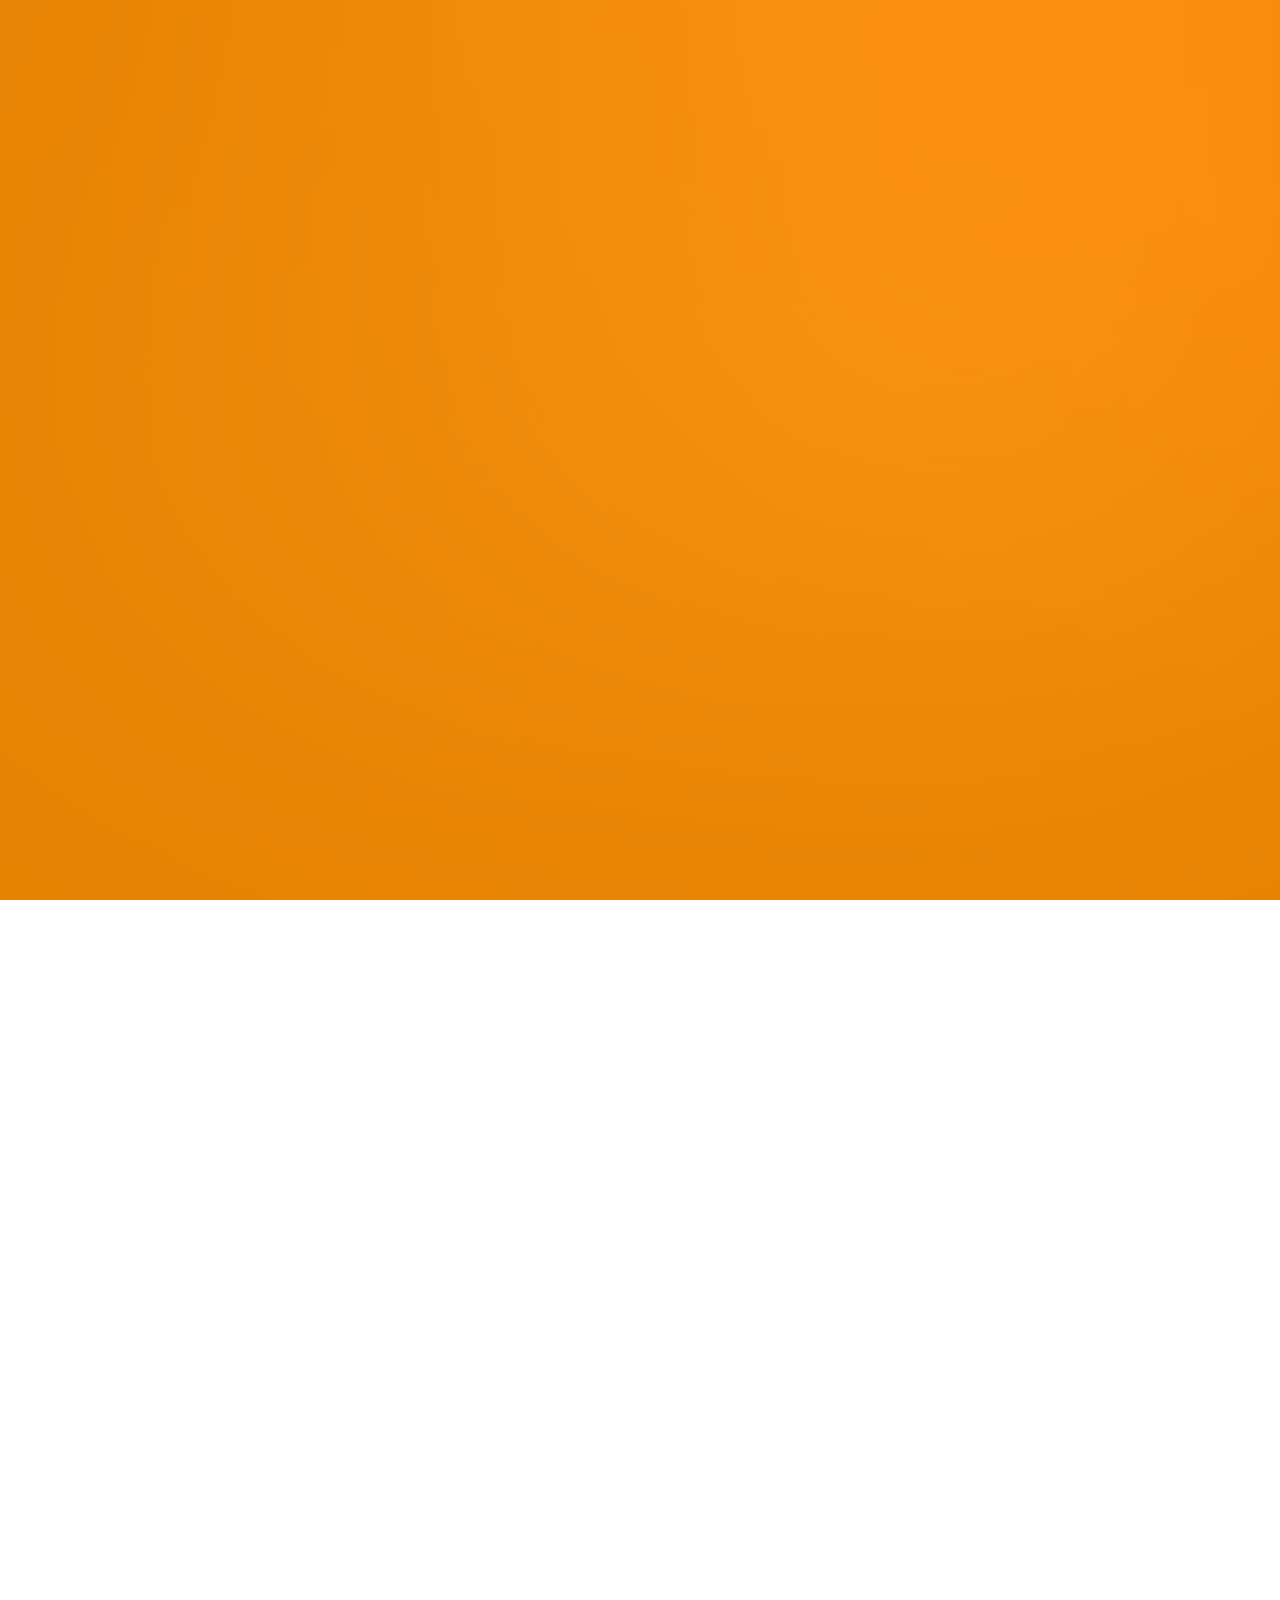
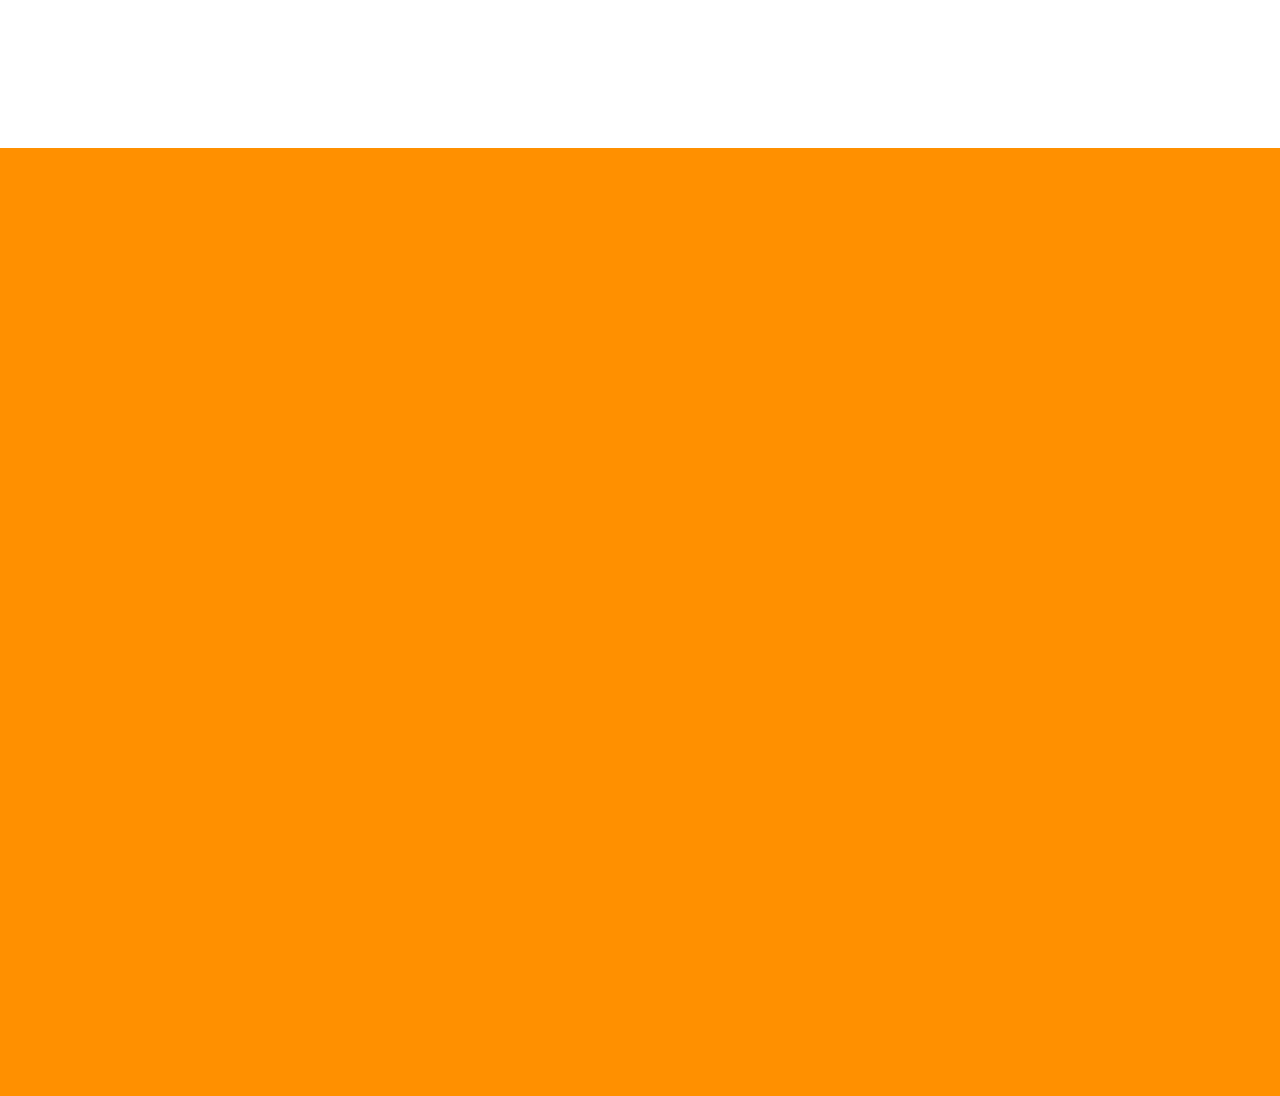
<file: index.html>
<!DOCTYPE HTML>
<html>
	<head>
	<meta charset="utf-8">
	<meta http-equiv="X-UA-Compatible" content="IE=edge">
	<title>Hey 👋</title>
	<meta name="viewport" content="width=device-width, initial-scale=1">

	<link href="https://fonts.googleapis.com/css?family=Space+Mono" rel="stylesheet">
	<link href="https://fonts.googleapis.com/css?family=Kaushan+Script" rel="stylesheet">
	
	<!-- Animate.css -->
	<link rel="stylesheet" href="css/animate.css">
	<!-- Icomoon Icon Fonts-->
	<link rel="stylesheet" href="css/icomoon.css">
	<!-- Bootstrap  -->
	<link rel="stylesheet" href="css/bootstrap.css">

	<!-- Theme style  -->
	<link rel="stylesheet" href="css/style.css">

	<!-- Modernizr JS -->
	<script src="js/modernizr-2.6.2.min.js"></script>
	</head>
	<body>
	<div class="fh5co-loader"></div>
	
	<div id="page">	
	<header id="fh5co-header" class="fh5co-cover js-fullheight" role="banner" style="background-image:url(images/cover_bg_3.jpg);" data-stellar-background-ratio="0.5">
		<div class="overlay"></div>
		<div class="container">
			<div class="row">
				<div class="col-md-8 col-md-offset-2 text-center">
					<div class="display-t js-fullheight">
						<div class="display-tc js-fullheight animate-box" data-animate-effect="fadeIn">
							<div class="profile-thumb" style="background: url(images/user-3.png);"></div>
							<h1><span>John Ellie Go</span></h1>
							<h3><span>Sr. iOS Developer</span></h3>
							<p>
								<ul class="fh5co-social-icons">
									<li><a href="https://github.com/jangoes" target="_blank"><i class="icon-github2"></i></a></li>
									<li><a href="https://www.facebook.com/profile.php?id=100000046306094" target="_blank"><i class="icon-facebook2"></i></a></li>
									<li><a href="https://www.linkedin.com/in/johng07/" target="_blank"><i class="icon-linkedin2"></i></a></li>
								</ul>
							</p>
						</div>
					</div>
				</div>
			</div>
		</div>
	</header>

	<div id="fh5co-skills" class="animate-box">
		<div class="container">
			<div class="row">
				<div class="col-md-8 col-md-offset-2 text-center fh5co-heading">
					<h2>Primary Skills</h2>
				</div>
			</div>
			<div class="row row-pb-md">
				<div class="col-md-3 col-sm-6 col-xs-12 text-center">
					<div class="chart" data-percent="95"><span><strong>Swift</strong>95%</span></div>
				</div>
				<div class="col-md-3 col-sm-6 col-xs-12 text-center">
					<div class="chart" data-percent="90"><span><strong>SwiftUI</strong>90%</span></div>
				</div>
				<div class="col-md-3 col-sm-6 col-xs-12 text-center">
					<div class="chart" data-percent="90"><span><strong>UIKit</strong>90%</span></div>
				</div>

				<div class="col-md-3 col-sm-6 col-xs-12 text-center">
					<div class="chart" data-percent="90"><span><strong>WatchKit</strong>85%</span></div>
				</div>
				<div class="col-md-3 col-sm-6 col-xs-12 text-center">
					<div class="chart" data-percent="80"><span><strong>Unit Tests</strong>80%</span></div>
				</div>
				<div class="col-md-3 col-sm-6 col-xs-12 text-center">
					<div class="chart" data-percent="90"><span><strong>Bitrise(CI/CD)</strong>90%</span></div>
				</div>
				<div class="col-md-3 col-sm-6 col-xs-12 text-center">
					<div class="chart" data-percent="85"><span><strong>Firebase</strong>85%</span></div>
				</div>
				<div class="col-md-3 col-sm-6 col-xs-12 text-center">
					<div class="chart" data-percent="65"><span><strong>Flutter</strong>65%</span></div>
				</div>
			</div>
		</div>
	</div>

	<div id="fh5co-work" class="fh5co-bg-dark">
		<div class="container">
			<div class="row animate-box">
				<div class="col-md-8 col-md-offset-2 text-center fh5co-heading">
					<h2>Projects</h2>
				</div>
			</div>
			<div class="row">
				<div class="col-md-3 text-center col-padding animate-box">
					<a href="/work/templ.html" class="work" style="background-image: url(images/portfolio-1.png);">
						<div class="desc">
							<h3>Templ</h3>
							<span>Fitness App</span>
						</div>
					</a>
				</div>
				<div class="col-md-3 text-center col-padding animate-box">
					<a href="/work/drip.html" class="work" style="background-image: url(images/portfolio-2.png);">
						<div class="desc">
							<h3>Drip Fitness</h3>
							<span>Fitness App</span>
						</div>
					</a>
				</div>
				<div class="col-md-3 text-center col-padding animate-box">
					<a href="work/movember.html" class="work" style="background-image: url(images/portfolio-3.jpg);">
						<div class="desc">
							<h3>Movember</h3>
							<span>Fundraising App</span>
						</div>
					</a>
				</div>
				<div class="col-md-3 text-center col-padding animate-box">
					<a href="/work/kwartracker.html" class="work" style="background-image: url(images/portfolio-8.png);">
						<div class="desc">
							<h3>KwarTracker</h3>
							<span>Expense Tracker App</span>
						</div>
					</a>
				</div>
				<div class="col-md-3 text-center col-padding animate-box">
					<a href="/work/machevara.html" class="work" style="background-image: url(images/portfolio-4.png);">
						<div class="desc">
							<h3>MacheTV</h3>
							<span>Live Streaming App</span>
						</div>
					</a>
				</div>
				<div class="col-md-3 text-center col-padding animate-box">
					<a href="/work/machetalk_live.html" class="work" style="background-image: url(images/portfolio-6.jpeg);">
						<div class="desc">
							<h3>MacheTalk Live</h3>
							<span>Live Streaming App</span>
						</div>
					</a>
				</div>
				<div class="col-md-3 text-center col-padding animate-box">
					<a href="/work/machetalk_view.html" class="work" style="background-image: url(images/portfolio-5.png);">
						<div class="desc">
							<h3>MacheTalk Viewer</h3>
							<span>Live Viewing App</span>
						</div>
					</a>
				</div>
				<div class="col-md-3 text-center col-padding animate-box">
					<a href="/work/nativecamp.html" class="work" style="background-image: url(images/portfolio-7.png);">
						<div class="desc">
							<h3>NativeCamp</h3>
							<span>ESL App</span>
						</div>
					</a>
				</div>
			</div>
		</div>
	</div>

	<div class="gototop js-top">
		<a href="#" class="js-gotop"><i class="icon-arrow-up22"></i></a>
	</div>
	
	<!-- jQuery -->
	<script src="js/jquery.min.js"></script>
	<!-- jQuery Easing -->
	<script src="js/jquery.easing.1.3.js"></script>
	<!-- Bootstrap -->
	<script src="js/bootstrap.min.js"></script>
	<!-- Waypoints -->
	<script src="js/jquery.waypoints.min.js"></script>
	<!-- Stellar Parallax -->
	<script src="js/jquery.stellar.min.js"></script>
	<!-- Easy PieChart -->
	<script src="js/jquery.easypiechart.min.js"></script>
	<!-- Main -->
	<script src="js/main.js"></script>

	</body>
</html>
</file>
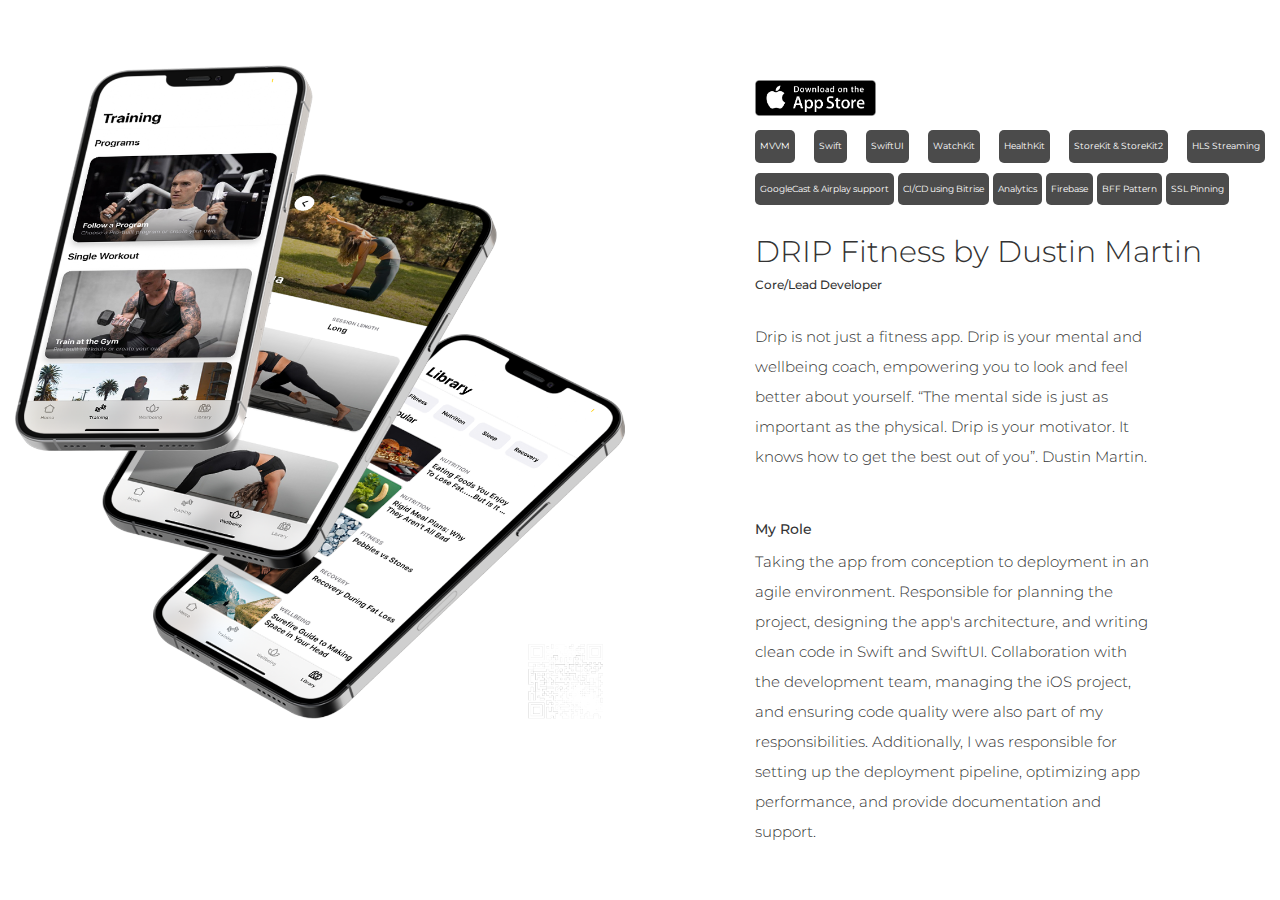
<file: work/drip.html>
<html>

<head>
    <meta charset="UTF-8">

    <meta name="viewport" content="width=device-width, initial-scale=1">
    <title>DRIP Fitness</title>
    <link rel="shortcut icon" type="image/png" href="assets/images/favicon.png"/>

    <link rel="stylesheet" href="https://maxcdn.bootstrapcdn.com/bootstrap/3.3.7/css/bootstrap.min.css"
          integrity="sha384-BVYiiSIFeK1dGmJRAkycuHAHRg32OmUcww7on3RYdg4Va+PmSTsz/K68vbdEjh4u" crossorigin="anonymous">

    <link href="https://fonts.googleapis.com/icon?family=Material+Icons"
          rel="stylesheet">
    <link rel="stylesheet" href="assets/css/style.css"/>
    <link rel="stylesheet" href="assets/css/responsive.css"/>

    <link rel="stylesheet" href="https://maxcdn.bootstrapcdn.com/font-awesome/4.7.0/css/font-awesome.min.css"/>

</head>

<body>
<div class="white-section row">

    <div class="imac col-sm-6">
        <img class="imac-screen img-responsive" src="assets/images/drip.png">
    </div>

    <div class="col-sm-6">
        <div class="white-section-text">
            <a href="https://apps.apple.com/us/app/drip-fitness-by-dustin-martin/id1576148349">
                <img src="assets/images/apple-store-dark.png" width="121" style="transform: translate3d(0px, 0px, 0px) scale3d(1, 1, 1) rotateX(0deg) rotateY(0deg) rotateZ(0deg) skew(0deg, 0deg); opacity: 1; transform-style: preserve-3d;" data-w-id="790e95cc-948a-be05-6a78-31b16dab8cdc" alt="" class="image-23">
            </a>
            <div class="tags">
                <span>MVVM</span>
                <span>Swift</span>
                <span>SwiftUI</span>
                <span>WatchKit</span>
                <span>HealthKit</span>
                <span>StoreKit & StoreKit2</span>
                <span>HLS Streaming</span>
                <span>GoogleCast & Airplay support</span>
                <span>CI/CD using Bitrise</span>
                <span>Analytics</span>
                <span>Firebase</span>
                <span>BFF Pattern</span>
                <span>SSL Pinning</span>
            </div>

            <h2 class="imac-section-header light">DRIP Fitness by Dustin Martin</h2>
            <h6 class="position-title">Core/Lead Developer</h6>

            <div class="imac-section-desc">
                <span>Drip is not just a fitness app. Drip is your mental and wellbeing coach, empowering you to look and feel better about yourself. “The mental side is just as important as the physical. Drip is your motivator. It knows how to get the best out of you”. Dustin Martin.</span>
            </div>

            <div class="imac-section-desc">
                <h5>My Role</h5>
                <span>Taking the app from conception to deployment in an agile environment. Responsible for planning the project, designing the app's architecture, and writing clean code in Swift and SwiftUI. Collaboration with the development team, managing the iOS project, and ensuring code quality were also part of my responsibilities. Additionally, I was responsible for setting up the deployment pipeline, optimizing app performance, and provide documentation and support.</span>
            </div>
        </div>
    </div>
</div>

<script src="https://code.jquery.com/jquery-3.2.1.min.js"
        integrity="sha256-hwg4gsxgFZhOsEEamdOYGBf13FyQuiTwlAQgxVSNgt4="
        crossorigin="anonymous"></script>

<script src="assets/js/script.js"></script>

</body>

</html>
</file>
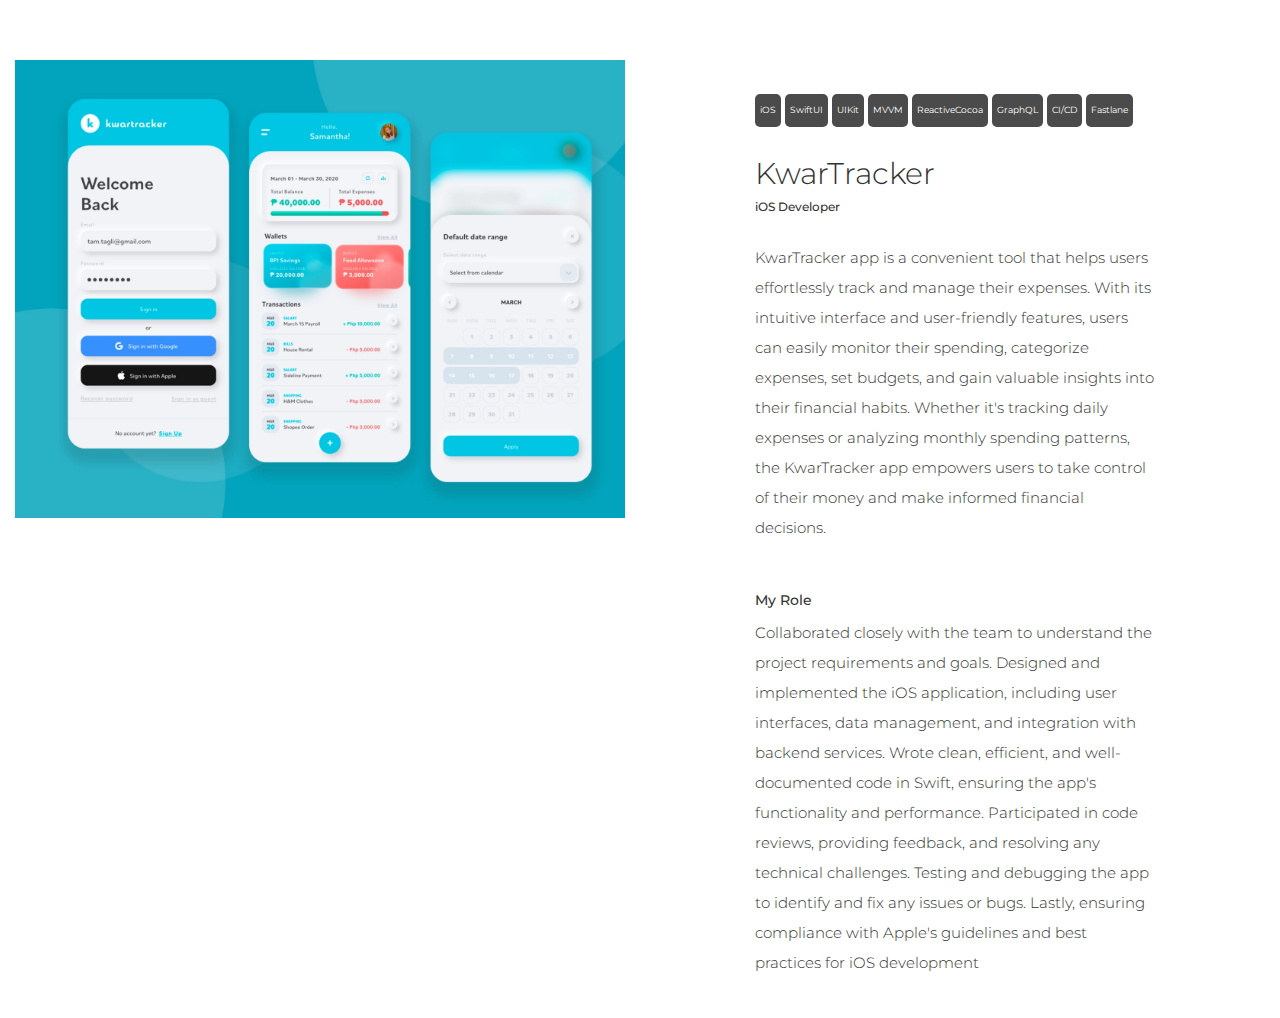
<file: work/kwartracker.html>
<html>

<head>
    <meta charset="UTF-8">

    <meta name="viewport" content="width=device-width, initial-scale=1">
    <title>KwarTracker</title>
    <link rel="shortcut icon" type="image/png" href="assets/images/favicon.png"/>

    <link rel="stylesheet" href="https://maxcdn.bootstrapcdn.com/bootstrap/3.3.7/css/bootstrap.min.css"
          integrity="sha384-BVYiiSIFeK1dGmJRAkycuHAHRg32OmUcww7on3RYdg4Va+PmSTsz/K68vbdEjh4u" crossorigin="anonymous">

    <link href="https://fonts.googleapis.com/icon?family=Material+Icons"
          rel="stylesheet">
    <link rel="stylesheet" href="assets/css/style.css"/>
    <link rel="stylesheet" href="assets/css/responsive.css"/>

    <link rel="stylesheet" href="https://maxcdn.bootstrapcdn.com/font-awesome/4.7.0/css/font-awesome.min.css"/>

</head>

<body>
<div class="white-section row">

    <div class="imac col-sm-6">
        <img class="imac-screen img-responsive" src="assets/images/kwartracker.webp">
    </div>

    <div class="col-sm-6">

        <div class="white-section-text">
            <div class="tags">
                <span>iOS</span>
                <span>SwiftUI</span>
                <span>UIKit</span>
                <span>MVVM</span>
                <span>ReactiveCocoa</span>
                <span>GraphQL</span>
                <span>CI/CD</span>
                <span>Fastlane</span>
            </div>

            <h2 class="imac-section-header light">KwarTracker</h2>
            <h6 class="position-title">iOS Developer</h6>

            <div class="imac-section-desc">
                <span>KwarTracker app is a convenient tool that helps users effortlessly track and manage their expenses. With its intuitive interface and user-friendly features, users can easily monitor their spending, categorize expenses, set budgets, and gain valuable insights into their financial habits. Whether it's tracking daily expenses or analyzing monthly spending patterns, the KwarTracker app empowers users to take control of their money and make informed financial decisions.</span>
            </div>

            <div class="imac-section-desc">
                <h5>My Role</h5>
                <span>Collaborated closely with the team to understand the project requirements and goals. Designed and implemented the iOS application, including user interfaces, data management, and integration with backend services. Wrote clean, efficient, and well-documented code in Swift, ensuring the app's functionality and performance. Participated in code reviews, providing feedback, and resolving any technical challenges. Testing and debugging the app to identify and fix any issues or bugs. Lastly, ensuring compliance with Apple's guidelines and best practices for iOS development</span>
            </div>
        </div>
    </div>
</div>

<script src="https://code.jquery.com/jquery-3.2.1.min.js"
        integrity="sha256-hwg4gsxgFZhOsEEamdOYGBf13FyQuiTwlAQgxVSNgt4="
        crossorigin="anonymous"></script>

<script src="assets/js/script.js"></script>

</body>

</html>
</file>
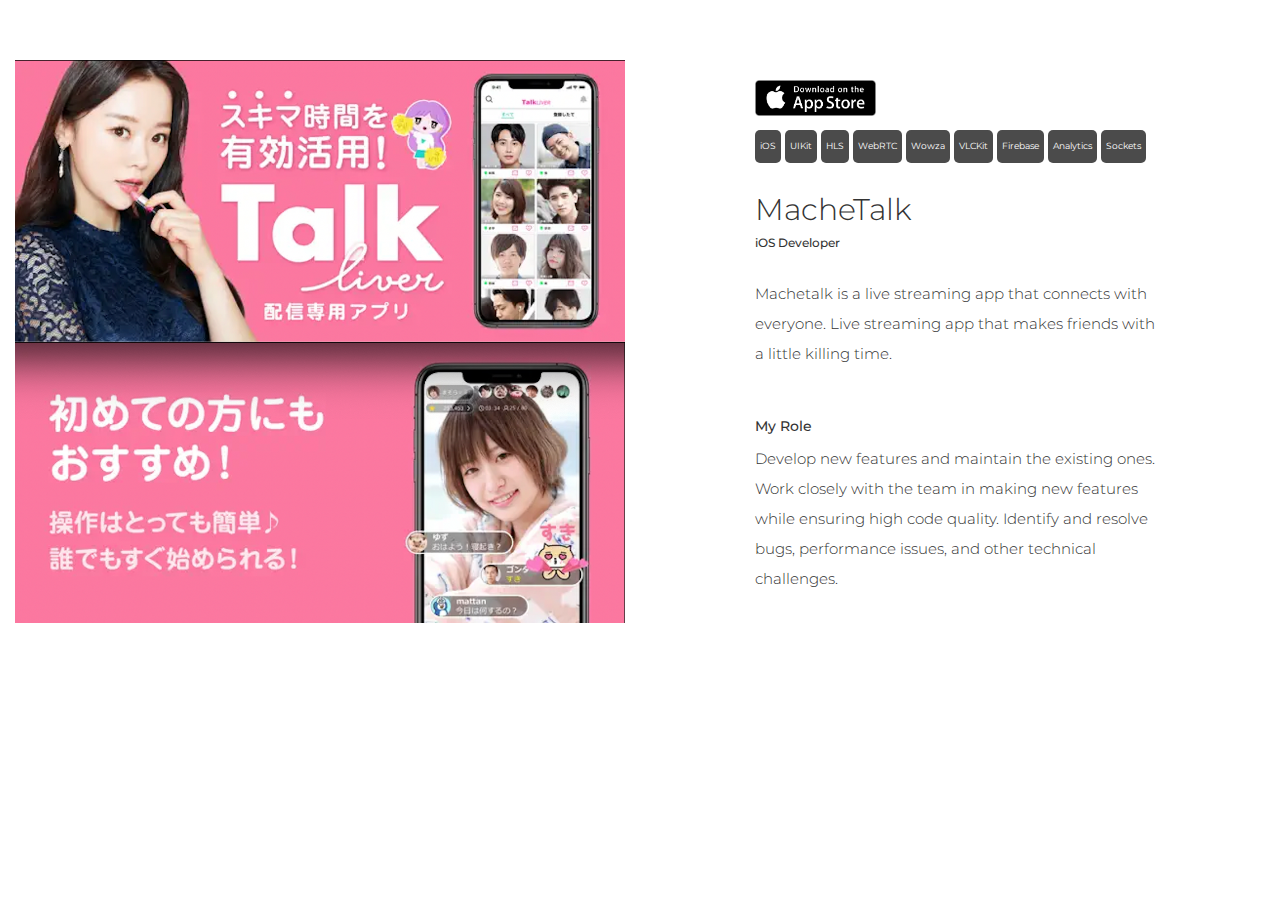
<file: work/machetalk_live.html>
<html>

<head>
    <meta charset="UTF-8">

    <meta name="viewport" content="width=device-width, initial-scale=1">
    <title>MacheTalk</title>
    <link rel="shortcut icon" type="image/png" href="assets/images/favicon.png"/>

    <link rel="stylesheet" href="https://maxcdn.bootstrapcdn.com/bootstrap/3.3.7/css/bootstrap.min.css"
          integrity="sha384-BVYiiSIFeK1dGmJRAkycuHAHRg32OmUcww7on3RYdg4Va+PmSTsz/K68vbdEjh4u" crossorigin="anonymous">

    <link href="https://fonts.googleapis.com/icon?family=Material+Icons"
          rel="stylesheet">
    <link rel="stylesheet" href="assets/css/style.css"/>
    <link rel="stylesheet" href="assets/css/responsive.css"/>

    <link rel="stylesheet" href="https://maxcdn.bootstrapcdn.com/font-awesome/4.7.0/css/font-awesome.min.css"/>

</head>

<body>
<div class="white-section row">

    <div class="imac col-sm-6">
        <img class="imac-screen img-responsive" src="assets/images/machetalk-liver.png">
    </div>

    <div class="col-sm-6">

        <div class="white-section-text">
            <a href="https://apps.apple.com/jp/app/%E3%83%A9%E3%82%A4%E3%83%96%E9%85%8D%E4%BF%A1%E3%82%A2%E3%83%97%E3%83%AA-%E3%83%88%E3%83%BC%E3%82%AF%E3%83%A9%E3%82%A4%E3%83%90%E3%83%BC-%E7%94%9F%E6%94%BE%E9%80%81%E3%82%84%E4%BC%9A%E8%A9%B1%E3%81%8C%E6%A5%BD%E3%81%97%E3%82%81%E3%82%8B/id1349021598">
                <img src="assets/images/apple-store-dark.png" width="121" style="transform: translate3d(0px, 0px, 0px) scale3d(1, 1, 1) rotateX(0deg) rotateY(0deg) rotateZ(0deg) skew(0deg, 0deg); opacity: 1; transform-style: preserve-3d;" data-w-id="790e95cc-948a-be05-6a78-31b16dab8cdc" alt="" class="image-23">
            </a>
            <div class="tags">
                <span>iOS</span>
                <span>UIKit</span>
                <span>HLS</span>
                <span>WebRTC</span>
                <span>Wowza</span>
                <span>VLCKit</span>
                <span>Firebase</span>
                <span>Analytics</span>
                <span>Sockets</span>
            </div>

            <h2 class="imac-section-header light">MacheTalk</h2>
            <h6 class="position-title">iOS Developer</h6>

            <div class="imac-section-desc">
                <span>Machetalk is a live streaming app that connects with everyone. Live streaming app that makes friends with a little killing time.</span>
            </div>

            <div class="imac-section-desc">
                <h5>My Role</h5>
                <span>Develop new features and maintain the existing ones. Work closely with the team in making new features while ensuring high code quality. Identify and resolve bugs, performance issues, and other technical challenges.</span>
            </div>
        </div>
    </div>
</div>

<script src="https://code.jquery.com/jquery-3.2.1.min.js"
        integrity="sha256-hwg4gsxgFZhOsEEamdOYGBf13FyQuiTwlAQgxVSNgt4="
        crossorigin="anonymous"></script>

<script src="assets/js/script.js"></script>

</body>

</html>
</file>
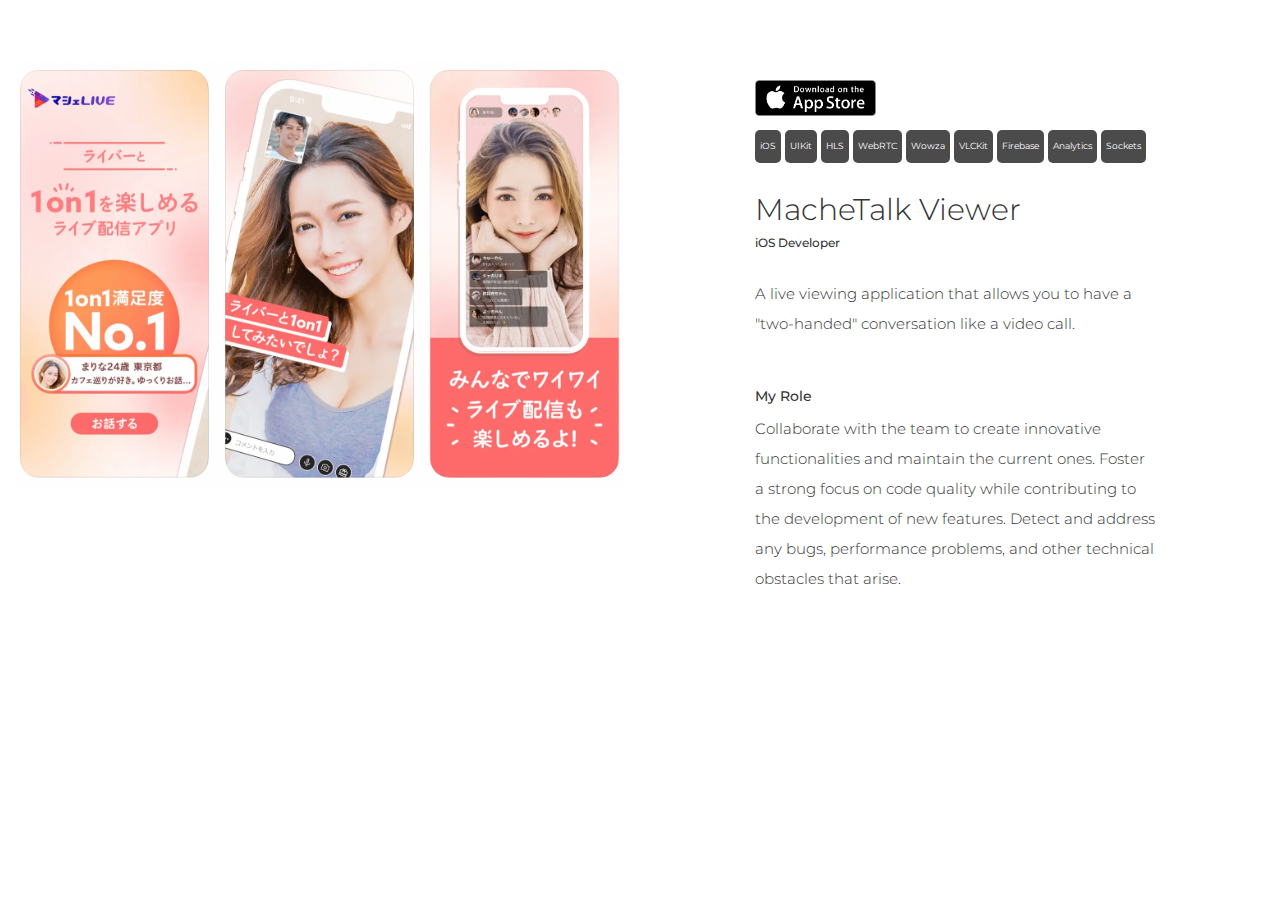
<file: work/machetalk_view.html>
<html>

<head>
    <meta charset="UTF-8">

    <meta name="viewport" content="width=device-width, initial-scale=1">
    <title>MacheTalk Viewer</title>
    <link rel="shortcut icon" type="image/png" href="assets/images/favicon.png"/>

    <link rel="stylesheet" href="https://maxcdn.bootstrapcdn.com/bootstrap/3.3.7/css/bootstrap.min.css"
          integrity="sha384-BVYiiSIFeK1dGmJRAkycuHAHRg32OmUcww7on3RYdg4Va+PmSTsz/K68vbdEjh4u" crossorigin="anonymous">

    <link href="https://fonts.googleapis.com/icon?family=Material+Icons"
          rel="stylesheet">
    <link rel="stylesheet" href="assets/css/style.css"/>
    <link rel="stylesheet" href="assets/css/responsive.css"/>

    <link rel="stylesheet" href="https://maxcdn.bootstrapcdn.com/font-awesome/4.7.0/css/font-awesome.min.css"/>

</head>

<body>
<div class="white-section row">

    <div class="imac col-sm-6">
        <img class="imac-screen img-responsive" src="assets/images/machetalk-view.png">
    </div>

    <div class="col-sm-6">

        <div class="white-section-text">
            <a href="https://apps.apple.com/jp/app/id1346942593">
                <img src="assets/images/apple-store-dark.png" width="121" style="transform: translate3d(0px, 0px, 0px) scale3d(1, 1, 1) rotateX(0deg) rotateY(0deg) rotateZ(0deg) skew(0deg, 0deg); opacity: 1; transform-style: preserve-3d;" data-w-id="790e95cc-948a-be05-6a78-31b16dab8cdc" alt="" class="image-23">
            </a>
            <div class="tags">
                <span>iOS</span>
                <span>UIKit</span>
                <span>HLS</span>
                <span>WebRTC</span>
                <span>Wowza</span>
                <span>VLCKit</span>
                <span>Firebase</span>
                <span>Analytics</span>
                <span>Sockets</span>
            </div>

            <h2 class="imac-section-header light">MacheTalk Viewer</h2>
            <h6 class="position-title">iOS Developer</h6>

            <div class="imac-section-desc">
                <span>A live viewing application that allows you to have a "two-handed" conversation like a video call.</span>
            </div>

            <div class="imac-section-desc">
                <h5>My Role</h5>
                <span>Collaborate with the team to create innovative functionalities and maintain the current ones. Foster a strong focus on code quality while contributing to the development of new features. Detect and address any bugs, performance problems, and other technical obstacles that arise.</span>
            </div>
        </div>
    </div>
</div>

<script src="https://code.jquery.com/jquery-3.2.1.min.js"
        integrity="sha256-hwg4gsxgFZhOsEEamdOYGBf13FyQuiTwlAQgxVSNgt4="
        crossorigin="anonymous"></script>

<script src="assets/js/script.js"></script>

</body>

</html>
</file>
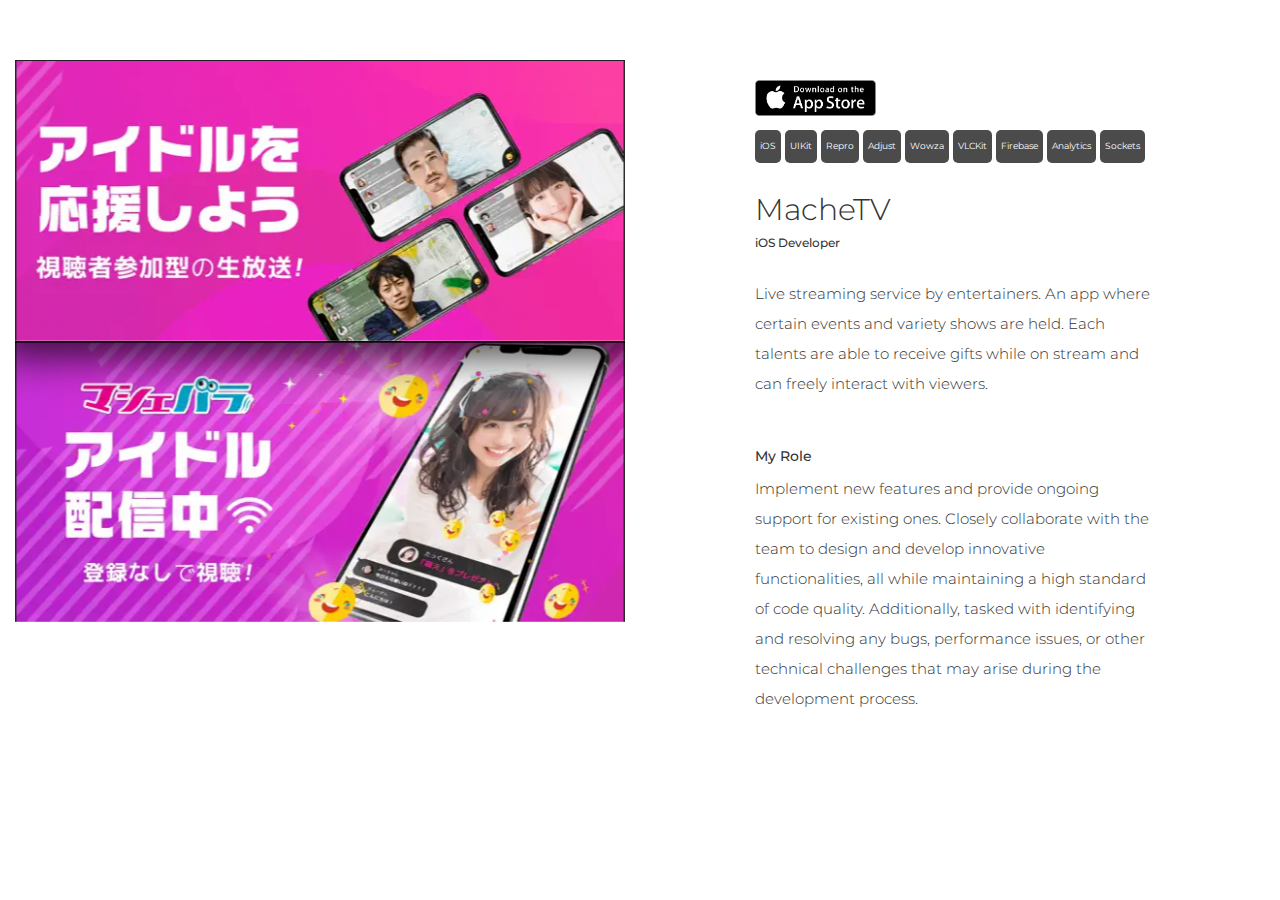
<file: work/machevara.html>
<html>

<head>
    <meta charset="UTF-8">

    <meta name="viewport" content="width=device-width, initial-scale=1">
    <title>MacheTV</title>
    <link rel="shortcut icon" type="image/png" href="assets/images/favicon.png"/>

    <link rel="stylesheet" href="https://maxcdn.bootstrapcdn.com/bootstrap/3.3.7/css/bootstrap.min.css"
          integrity="sha384-BVYiiSIFeK1dGmJRAkycuHAHRg32OmUcww7on3RYdg4Va+PmSTsz/K68vbdEjh4u" crossorigin="anonymous">

    <link href="https://fonts.googleapis.com/icon?family=Material+Icons"
          rel="stylesheet">
    <link rel="stylesheet" href="assets/css/style.css"/>
    <link rel="stylesheet" href="assets/css/responsive.css"/>

    <link rel="stylesheet" href="https://maxcdn.bootstrapcdn.com/font-awesome/4.7.0/css/font-awesome.min.css"/>

</head>

<body>
<div class="white-section row">

    <div class="imac col-sm-6">
        <img class="imac-screen img-responsive" src="assets/images/mache.png">
    </div>

    <div class="col-sm-6">

        <div class="white-section-text">
            <a href="https://apps.apple.com/jp/app/mashebara-yun-neng-renniyorunetto/id878554907">
                <img src="assets/images/apple-store-dark.png" width="121" style="transform: translate3d(0px, 0px, 0px) scale3d(1, 1, 1) rotateX(0deg) rotateY(0deg) rotateZ(0deg) skew(0deg, 0deg); opacity: 1; transform-style: preserve-3d;" data-w-id="790e95cc-948a-be05-6a78-31b16dab8cdc" alt="" class="image-23">
            </a>
            <div class="tags">
                <span>iOS</span>
                <span>UIKit</span>
                <span>Repro</span>
                <span>Adjust</span>
                <span>Wowza</span>
                <span>VLCKit</span>
                <span>Firebase</span>
                <span>Analytics</span>
                <span>Sockets</span>
            </div>

            <h2 class="imac-section-header light">MacheTV</h2>
            <h6 class="position-title">iOS Developer</h6>

            <div class="imac-section-desc">
                <span>Live streaming service by entertainers. An app where certain events and variety shows are held. Each talents are able to receive gifts while on stream and can freely interact with viewers.</span>
            </div>

            <div class="imac-section-desc">
                <h5>My Role</h5>
                <span>Implement new features and provide ongoing support for existing ones. Closely collaborate with the team to design and develop innovative functionalities, all while maintaining a high standard of code quality. Additionally, tasked with identifying and resolving any bugs, performance issues, or other technical challenges that may arise during the development process.</span>
            </div>
        </div>
    </div>
</div>

<script src="https://code.jquery.com/jquery-3.2.1.min.js"
        integrity="sha256-hwg4gsxgFZhOsEEamdOYGBf13FyQuiTwlAQgxVSNgt4="
        crossorigin="anonymous"></script>

<script src="assets/js/script.js"></script>

</body>

</html>
</file>
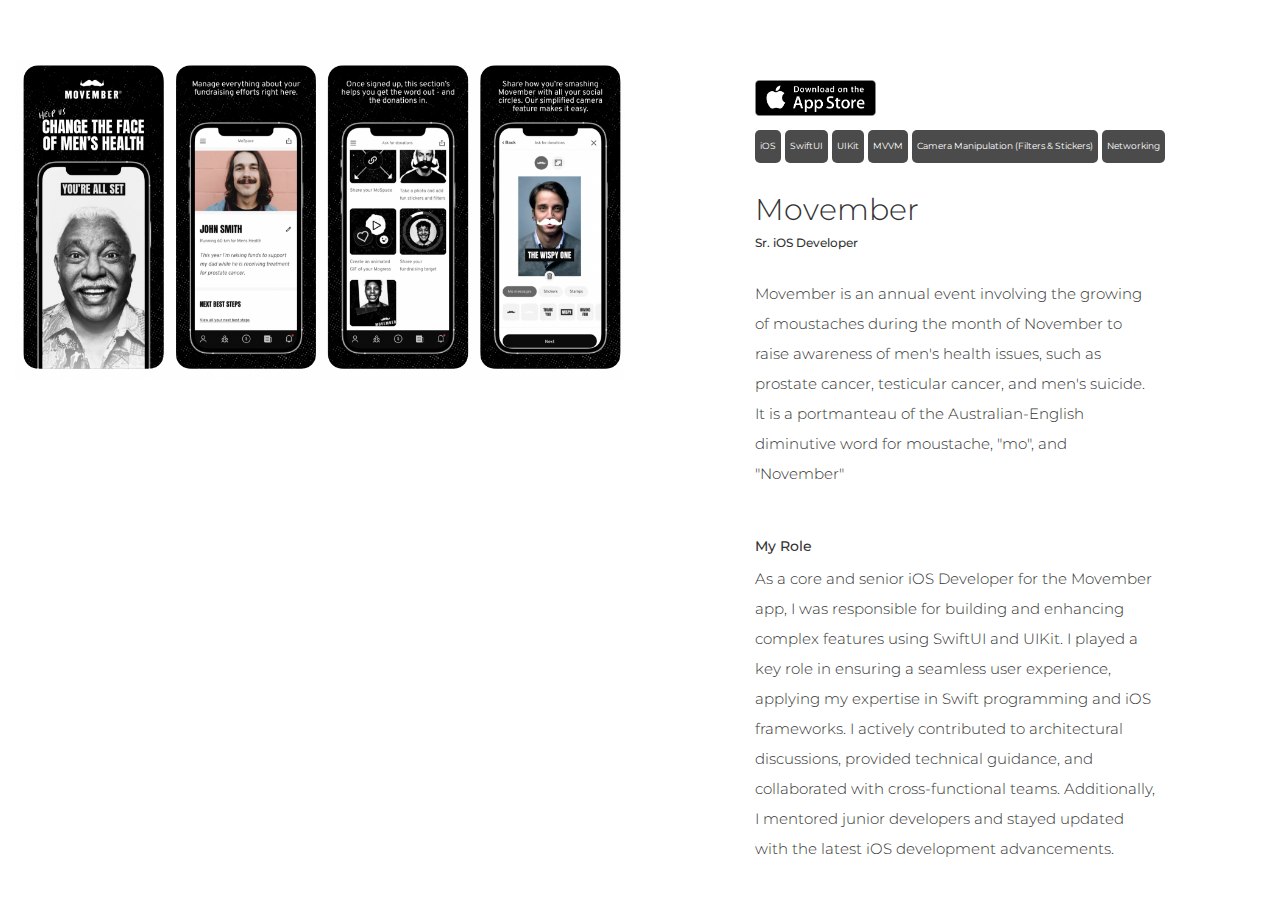
<file: work/movember.html>
<html>

<head>
    <meta charset="UTF-8">

    <meta name="viewport" content="width=device-width, initial-scale=1">
    <title>Movember</title>
    <link rel="shortcut icon" type="image/png" href="assets/images/favicon.png"/>

    <link rel="stylesheet" href="https://maxcdn.bootstrapcdn.com/bootstrap/3.3.7/css/bootstrap.min.css"
          integrity="sha384-BVYiiSIFeK1dGmJRAkycuHAHRg32OmUcww7on3RYdg4Va+PmSTsz/K68vbdEjh4u" crossorigin="anonymous">

    <link href="https://fonts.googleapis.com/icon?family=Material+Icons"
          rel="stylesheet">
    <link rel="stylesheet" href="assets/css/style.css"/>
    <link rel="stylesheet" href="assets/css/responsive.css"/>

    <link rel="stylesheet" href="https://maxcdn.bootstrapcdn.com/font-awesome/4.7.0/css/font-awesome.min.css"/>

</head>

<body>
<div class="white-section row">

    <div class="imac col-sm-6">
        <img class="imac-screen img-responsive" src="assets/images/movember.png">
    </div>

    <div class="col-sm-6">

        <div class="white-section-text">
            <a href="https://apps.apple.com/au/app/movember/id6443531384">
                <img src="assets/images/apple-store-dark.png" width="121" style="transform: translate3d(0px, 0px, 0px) scale3d(1, 1, 1) rotateX(0deg) rotateY(0deg) rotateZ(0deg) skew(0deg, 0deg); opacity: 1; transform-style: preserve-3d;" data-w-id="790e95cc-948a-be05-6a78-31b16dab8cdc" alt="" class="image-23">
            </a>
            <div class="tags">
                <span>iOS</span>
                <span>SwiftUI</span>
                <span>UIKit</span>
                <span>MVVM</span>
                <span>Camera Manipulation (Filters & Stickers)</span>
                <span>Networking</span>
            </div>

            <h2 class="imac-section-header light">Movember</h2>
            <h6 class="position-title">Sr. iOS Developer</h6>

            <div class="imac-section-desc">
                <span>Movember is an annual event involving the growing of moustaches during the month of November to raise awareness of men's health issues, such as prostate cancer, testicular cancer, and men's suicide. It is a portmanteau of the Australian-English diminutive word for moustache, "mo", and "November"</span>
            </div>

            <div class="imac-section-desc">
                <h5>My Role</h5>
                <span>As a core and senior iOS Developer for the Movember app, I was responsible for building and enhancing complex features using SwiftUI and UIKit. I played a key role in ensuring a seamless user experience, applying my expertise in Swift programming and iOS frameworks. I actively contributed to architectural discussions, provided technical guidance, and collaborated with cross-functional teams. Additionally, I mentored junior developers and stayed updated with the latest iOS development advancements.</span>
            </div>
        </div>
    </div>
</div>

<script src="https://code.jquery.com/jquery-3.2.1.min.js"
        integrity="sha256-hwg4gsxgFZhOsEEamdOYGBf13FyQuiTwlAQgxVSNgt4="
        crossorigin="anonymous"></script>

<script src="assets/js/script.js"></script>

</body>

</html>
</file>
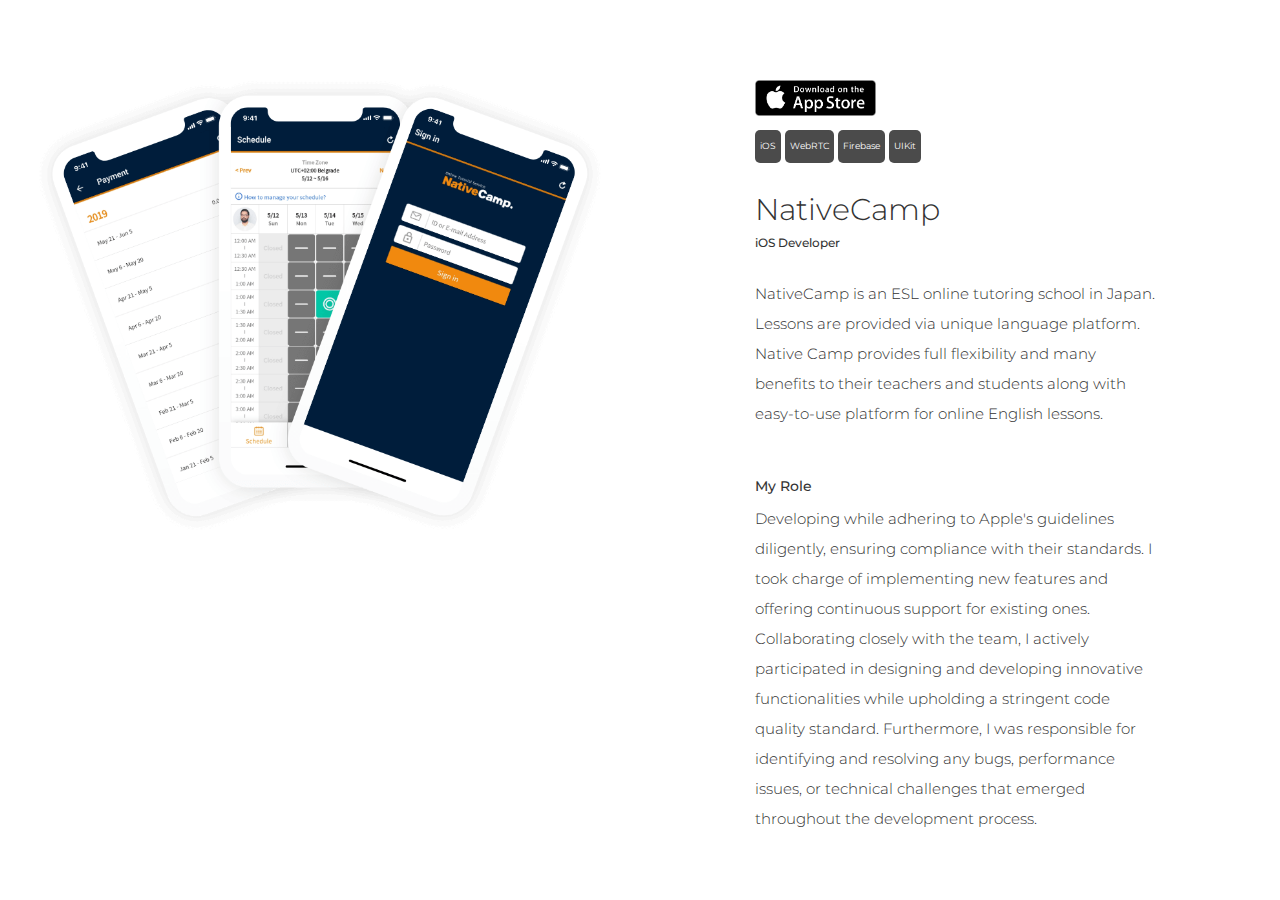
<file: work/nativecamp.html>
<html>

<head>
    <meta charset="UTF-8">

    <meta name="viewport" content="width=device-width, initial-scale=1">
    <title>NativeCamp</title>
    <link rel="shortcut icon" type="image/png" href="assets/images/favicon.png"/>

    <link rel="stylesheet" href="https://maxcdn.bootstrapcdn.com/bootstrap/3.3.7/css/bootstrap.min.css"
          integrity="sha384-BVYiiSIFeK1dGmJRAkycuHAHRg32OmUcww7on3RYdg4Va+PmSTsz/K68vbdEjh4u" crossorigin="anonymous">

    <link href="https://fonts.googleapis.com/icon?family=Material+Icons"
          rel="stylesheet">
    <link rel="stylesheet" href="assets/css/style.css"/>
    <link rel="stylesheet" href="assets/css/responsive.css"/>

    <link rel="stylesheet" href="https://maxcdn.bootstrapcdn.com/font-awesome/4.7.0/css/font-awesome.min.css"/>

</head>

<body>
<div class="white-section row">

    <div class="imac col-sm-6">
        <img class="imac-screen img-responsive" src="assets/images/nativecamp.png">
    </div>

    <div class="col-sm-6">

        <div class="white-section-text">
            <a href="https://apps.apple.com/jp/app/id1375424074">
                <img src="assets/images/apple-store-dark.png" width="121" style="transform: translate3d(0px, 0px, 0px) scale3d(1, 1, 1) rotateX(0deg) rotateY(0deg) rotateZ(0deg) skew(0deg, 0deg); opacity: 1; transform-style: preserve-3d;" data-w-id="790e95cc-948a-be05-6a78-31b16dab8cdc" alt="" class="image-23">
            </a>
            <div class="tags">
                <span>iOS</span>
                <span>WebRTC</span>
                <span>Firebase</span>
                <span>UIKit</span>
            </div>

            <h2 class="imac-section-header light">NativeCamp</h2>
            <h6 class="position-title">iOS Developer</h6>

            <div class="imac-section-desc">
                <span>NativeCamp is an ESL online tutoring school in Japan. Lessons are provided via unique language platform. Native Camp provides full flexibility and many benefits to their teachers and students along with easy-to-use platform for online English lessons.</span>
            </div>

            <div class="imac-section-desc">
                <h5>My Role</h5>
                <span>Developing while adhering to Apple's guidelines diligently, ensuring compliance with their standards. I took charge of implementing new features and offering continuous support for existing ones. Collaborating closely with the team, I actively participated in designing and developing innovative functionalities while upholding a stringent code quality standard. Furthermore, I was responsible for identifying and resolving any bugs, performance issues, or technical challenges that emerged throughout the development process.</span>
            </div>
        </div>
    </div>
</div>

<script src="https://code.jquery.com/jquery-3.2.1.min.js"
        integrity="sha256-hwg4gsxgFZhOsEEamdOYGBf13FyQuiTwlAQgxVSNgt4="
        crossorigin="anonymous"></script>

<script src="assets/js/script.js"></script>

</body>

</html>
</file>
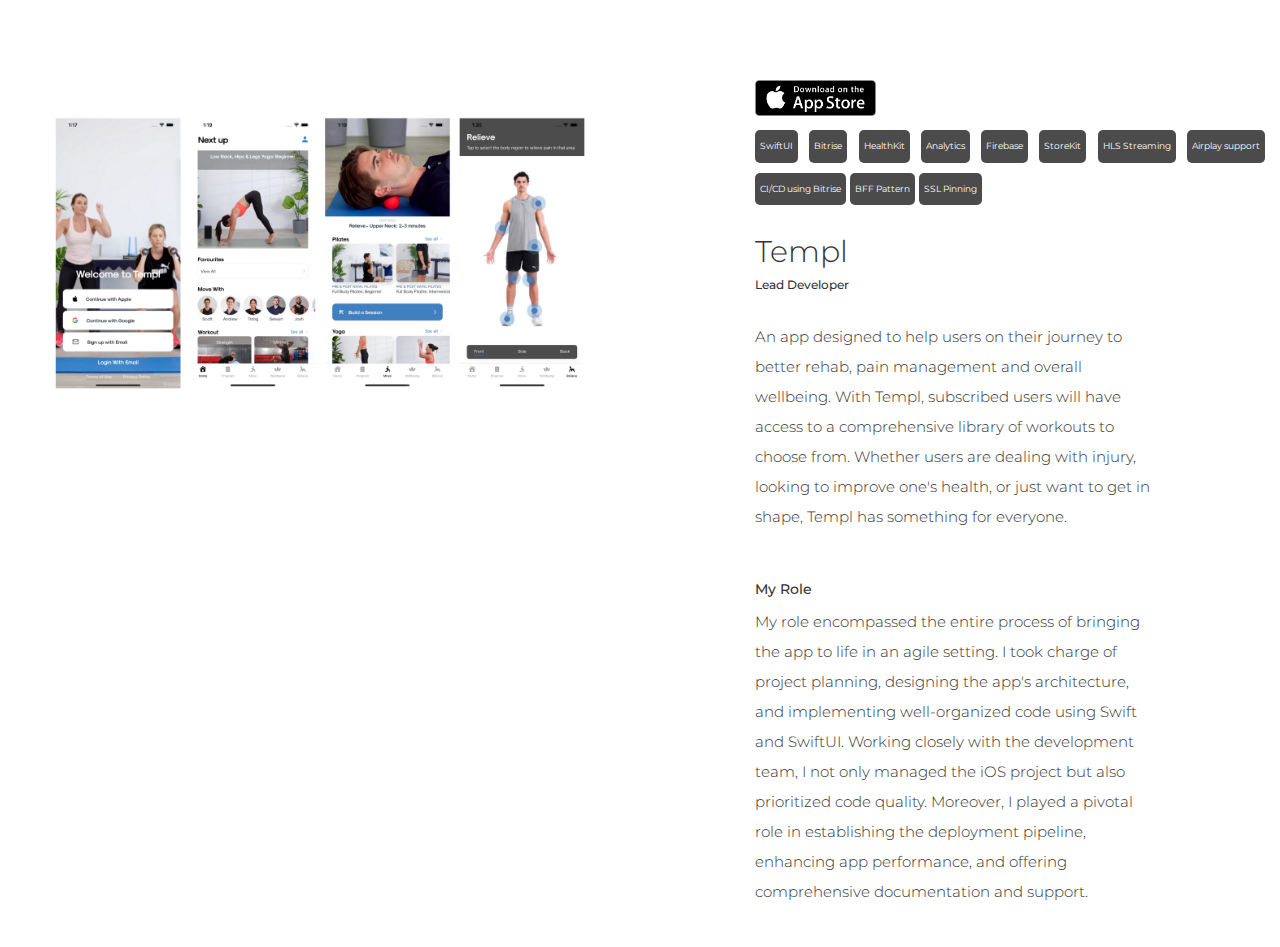
<file: work/templ.html>
<html>

<head>
    <meta charset="UTF-8">

    <meta name="viewport" content="width=device-width, initial-scale=1">
    <title>Templ</title>
    <link rel="shortcut icon" type="image/png" href="assets/images/favicon.png"/>

    <link rel="stylesheet" href="https://maxcdn.bootstrapcdn.com/bootstrap/3.3.7/css/bootstrap.min.css"
          integrity="sha384-BVYiiSIFeK1dGmJRAkycuHAHRg32OmUcww7on3RYdg4Va+PmSTsz/K68vbdEjh4u" crossorigin="anonymous">

    <link href="https://fonts.googleapis.com/icon?family=Material+Icons"
          rel="stylesheet">
    <link rel="stylesheet" href="assets/css/style.css"/>
    <link rel="stylesheet" href="assets/css/responsive.css"/>

    <link rel="stylesheet" href="https://maxcdn.bootstrapcdn.com/font-awesome/4.7.0/css/font-awesome.min.css"/>

</head>

<body>
<div class="white-section row">

    <div class="imac col-sm-6">
        <img class="imac-screen img-responsive" src="assets/images/templ.png">
    </div>

    <div class="col-sm-6">

        <div class="white-section-text">
            <a href="https://apps.apple.com/us/app/templ/id6443908249">
                <img src="assets/images/apple-store-dark.png" width="121" style="transform: translate3d(0px, 0px, 0px) scale3d(1, 1, 1) rotateX(0deg) rotateY(0deg) rotateZ(0deg) skew(0deg, 0deg); opacity: 1; transform-style: preserve-3d;" data-w-id="790e95cc-948a-be05-6a78-31b16dab8cdc" alt="" class="image-23">
            </a>
            <div class="tags">
                <span>SwiftUI</span>
                <span>Bitrise</span>
                <span>HealthKit</span>
                <span>Analytics</span>
                <span>Firebase</span>
                <span>StoreKit</span>
                <span>HLS Streaming</span>
                <span>Airplay support</span>
                <span>CI/CD using Bitrise</span>
                <span>BFF Pattern</span>
                <span>SSL Pinning</span>
            </div>

            <h2 class="imac-section-header light">Templ</h2>

            <h6 class="position-title">Lead Developer</h6>

            <div class="imac-section-desc">
                <span>An app designed to help users on their journey to better rehab, pain management and overall wellbeing. With Templ, subscribed users will have access to a comprehensive library of workouts to choose from. Whether users are dealing with injury, looking to improve one's health, or just want to get in shape, Templ has something for everyone.</span>
            </div>

            <div class="imac-section-desc">
                <h5>My Role</h5>
                <span>My role encompassed the entire process of bringing the app to life in an agile setting. I took charge of project planning, designing the app's architecture, and implementing well-organized code using Swift and SwiftUI. Working closely with the development team, I not only managed the iOS project but also prioritized code quality. Moreover, I played a pivotal role in establishing the deployment pipeline, enhancing app performance, and offering comprehensive documentation and support.</span>
            </div>
        </div>
    </div>
</div>

<script src="https://code.jquery.com/jquery-3.2.1.min.js"
        integrity="sha256-hwg4gsxgFZhOsEEamdOYGBf13FyQuiTwlAQgxVSNgt4="
        crossorigin="anonymous"></script>

<script src="assets/js/script.js"></script>

</body>

</html>
</file>
<file: css/icomoon.css>
@font-face {
    font-family: 'icomoon';
    src:    url('fonts/icomoon.eot?1oniuf');
    src:    url('fonts/icomoon.eot?1oniuf#iefix') format('embedded-opentype'),
        url('fonts/icomoon.ttf?1oniuf') format('truetype'),
        url('fonts/icomoon.woff?1oniuf') format('woff'),
        url('fonts/icomoon.svg?1oniuf#icomoon') format('svg');
    font-weight: normal;
    font-style: normal;
}

[class^="icon-"], [class*=" icon-"] {
    /* use !important to prevent issues with browser extensions that change fonts */
    font-family: 'icomoon' !important;
    speak: none;
    font-style: normal;
    font-weight: normal;
    font-variant: normal;
    text-transform: none;
    line-height: 1;

    /* Better Font Rendering =========== */
    -webkit-font-smoothing: antialiased;
    -moz-osx-font-smoothing: grayscale;
}

.icon-mobile:before {
    content: "\e000";
}
.icon-laptop:before {
    content: "\e001";
}
.icon-desktop:before {
    content: "\e002";
}
.icon-tablet:before {
    content: "\e003";
}
.icon-phone:before {
    content: "\e004";
}
.icon-document:before {
    content: "\e005";
}
.icon-documents:before {
    content: "\e006";
}
.icon-search:before {
    content: "\e007";
}
.icon-clipboard:before {
    content: "\e008";
}
.icon-newspaper:before {
    content: "\e009";
}
.icon-notebook:before {
    content: "\e00a";
}
.icon-book-open:before {
    content: "\e00b";
}
.icon-browser:before {
    content: "\e00c";
}
.icon-calendar:before {
    content: "\e00d";
}
.icon-presentation:before {
    content: "\e00e";
}
.icon-picture:before {
    content: "\e00f";
}
.icon-pictures:before {
    content: "\e010";
}
.icon-video:before {
    content: "\e011";
}
.icon-camera:before {
    content: "\e012";
}
.icon-printer:before {
    content: "\e013";
}
.icon-toolbox:before {
    content: "\e014";
}
.icon-briefcase:before {
    content: "\e015";
}
.icon-wallet:before {
    content: "\e016";
}
.icon-gift:before {
    content: "\e017";
}
.icon-bargraph:before {
    content: "\e018";
}
.icon-grid:before {
    content: "\e019";
}
.icon-expand:before {
    content: "\e01a";
}
.icon-focus:before {
    content: "\e01b";
}
.icon-edit:before {
    content: "\e01c";
}
.icon-adjustments:before {
    content: "\e01d";
}
.icon-ribbon:before {
    content: "\e01e";
}
.icon-hourglass:before {
    content: "\e01f";
}
.icon-lock:before {
    content: "\e020";
}
.icon-megaphone:before {
    content: "\e021";
}
.icon-shield:before {
    content: "\e022";
}
.icon-trophy:before {
    content: "\e023";
}
.icon-flag:before {
    content: "\e024";
}
.icon-map:before {
    content: "\e025";
}
.icon-puzzle:before {
    content: "\e026";
}
.icon-basket:before {
    content: "\e027";
}
.icon-envelope:before {
    content: "\e028";
}
.icon-streetsign:before {
    content: "\e029";
}
.icon-telescope:before {
    content: "\e02a";
}
.icon-gears:before {
    content: "\e02b";
}
.icon-key:before {
    content: "\e02c";
}
.icon-paperclip:before {
    content: "\e02d";
}
.icon-attachment:before {
    content: "\e02e";
}
.icon-pricetags:before {
    content: "\e02f";
}
.icon-lightbulb:before {
    content: "\e030";
}
.icon-layers:before {
    content: "\e031";
}
.icon-pencil:before {
    content: "\e032";
}
.icon-tools:before {
    content: "\e033";
}
.icon-tools-2:before {
    content: "\e034";
}
.icon-scissors:before {
    content: "\e035";
}
.icon-paintbrush:before {
    content: "\e036";
}
.icon-magnifying-glass:before {
    content: "\e037";
}
.icon-circle-compass:before {
    content: "\e038";
}
.icon-linegraph:before {
    content: "\e039";
}
.icon-mic:before {
    content: "\e03a";
}
.icon-strategy:before {
    content: "\e03b";
}
.icon-beaker:before {
    content: "\e03c";
}
.icon-caution:before {
    content: "\e03d";
}
.icon-recycle:before {
    content: "\e03e";
}
.icon-anchor:before {
    content: "\e03f";
}
.icon-profile-male:before {
    content: "\e040";
}
.icon-profile-female:before {
    content: "\e041";
}
.icon-bike:before {
    content: "\e042";
}
.icon-wine:before {
    content: "\e043";
}
.icon-hotairballoon:before {
    content: "\e044";
}
.icon-globe:before {
    content: "\e045";
}
.icon-genius:before {
    content: "\e046";
}
.icon-map-pin:before {
    content: "\e047";
}
.icon-dial:before {
    content: "\e048";
}
.icon-chat:before {
    content: "\e049";
}
.icon-heart:before {
    content: "\e04a";
}
.icon-cloud:before {
    content: "\e04b";
}
.icon-upload:before {
    content: "\e04c";
}
.icon-download:before {
    content: "\e04d";
}
.icon-target:before {
    content: "\e04e";
}
.icon-hazardous:before {
    content: "\e04f";
}
.icon-piechart:before {
    content: "\e050";
}
.icon-speedometer:before {
    content: "\e051";
}
.icon-global:before {
    content: "\e052";
}
.icon-compass:before {
    content: "\e053";
}
.icon-lifesaver:before {
    content: "\e054";
}
.icon-clock:before {
    content: "\e055";
}
.icon-aperture:before {
    content: "\e056";
}
.icon-quote:before {
    content: "\e057";
}
.icon-scope:before {
    content: "\e058";
}
.icon-alarmclock:before {
    content: "\e059";
}
.icon-refresh:before {
    content: "\e05a";
}
.icon-happy:before {
    content: "\e05b";
}
.icon-sad:before {
    content: "\e05c";
}
.icon-facebook:before {
    content: "\e05d";
}
.icon-twitter:before {
    content: "\e05e";
}
.icon-googleplus:before {
    content: "\e05f";
}
.icon-rss:before {
    content: "\e060";
}
.icon-tumblr:before {
    content: "\e061";
}
.icon-linkedin:before {
    content: "\e062";
}
.icon-dribbble:before {
    content: "\e063";
}
.icon-box2:before {
    content: "\ea82";
}
.icon-write:before {
    content: "\ea83";
}
.icon-clock2:before {
    content: "\ea84";
}
.icon-reply2:before {
    content: "\ea85";
}
.icon-reply-all2:before {
    content: "\ea86";
}
.icon-forward2:before {
    content: "\ea87";
}
.icon-flag2:before {
    content: "\ea88";
}
.icon-search2:before {
    content: "\ea89";
}
.icon-trash2:before {
    content: "\ea8a";
}
.icon-envelope2:before {
    content: "\ea8b";
}
.icon-bubble:before {
    content: "\ea8c";
}
.icon-bubbles:before {
    content: "\ea8d";
}
.icon-user2:before {
    content: "\ea8e";
}
.icon-users2:before {
    content: "\ea8f";
}
.icon-cloud2:before {
    content: "\ea90";
}
.icon-download2:before {
    content: "\ea91";
}
.icon-upload2:before {
    content: "\ea92";
}
.icon-rain:before {
    content: "\ea93";
}
.icon-sun:before {
    content: "\ea94";
}
.icon-moon2:before {
    content: "\ea95";
}
.icon-bell2:before {
    content: "\ea96";
}
.icon-folder2:before {
    content: "\ea97";
}
.icon-pin2:before {
    content: "\ea98";
}
.icon-sound2:before {
    content: "\ea99";
}
.icon-microphone:before {
    content: "\ea9a";
}
.icon-camera2:before {
    content: "\ea9b";
}
.icon-image2:before {
    content: "\ea9c";
}
.icon-cog2:before {
    content: "\ea9d";
}
.icon-calendar2:before {
    content: "\ea9e";
}
.icon-book2:before {
    content: "\ea9f";
}
.icon-map-marker:before {
    content: "\eaa0";
}
.icon-store:before {
    content: "\eaa1";
}
.icon-support:before {
    content: "\eaa2";
}
.icon-tag2:before {
    content: "\eaa3";
}
.icon-heart2:before {
    content: "\eaa4";
}
.icon-video-camera:before {
    content: "\eaa5";
}
.icon-trophy2:before {
    content: "\eaa6";
}
.icon-cart:before {
    content: "\eaa7";
}
.icon-eye2:before {
    content: "\eaa8";
}
.icon-cancel:before {
    content: "\eaa9";
}
.icon-chart:before {
    content: "\eaaa";
}
.icon-target2:before {
    content: "\eaab";
}
.icon-printer2:before {
    content: "\eaac";
}
.icon-location2:before {
    content: "\eaad";
}
.icon-bookmark2:before {
    content: "\eaae";
}
.icon-monitor:before {
    content: "\eaaf";
}
.icon-cross2:before {
    content: "\eab0";
}
.icon-plus2:before {
    content: "\eab1";
}
.icon-left:before {
    content: "\eab2";
}
.icon-up:before {
    content: "\eab3";
}
.icon-browser2:before {
    content: "\eab4";
}
.icon-windows:before {
    content: "\eab5";
}
.icon-switch2:before {
    content: "\eab6";
}
.icon-dashboard:before {
    content: "\eab7";
}
.icon-play:before {
    content: "\eab8";
}
.icon-fast-forward:before {
    content: "\eab9";
}
.icon-next:before {
    content: "\eaba";
}
.icon-refresh2:before {
    content: "\eabb";
}
.icon-film:before {
    content: "\eabc";
}
.icon-home2:before {
    content: "\eabd";
}
.icon-add-to-list:before {
    content: "\e901";
}
.icon-classic-computer:before {
    content: "\e902";
}
.icon-controller-fast-backward:before {
    content: "\e903";
}
.icon-creative-commons-attribution:before {
    content: "\e904";
}
.icon-creative-commons-noderivs:before {
    content: "\e905";
}
.icon-creative-commons-noncommercial-eu:before {
    content: "\e906";
}
.icon-creative-commons-noncommercial-us:before {
    content: "\e907";
}
.icon-creative-commons-public-domain:before {
    content: "\e908";
}
.icon-creative-commons-remix:before {
    content: "\e909";
}
.icon-creative-commons-share:before {
    content: "\e90a";
}
.icon-creative-commons-sharealike:before {
    content: "\e90b";
}
.icon-creative-commons:before {
    content: "\e90c";
}
.icon-document-landscape:before {
    content: "\e90d";
}
.icon-remove-user:before {
    content: "\e90e";
}
.icon-warning:before {
    content: "\e90f";
}
.icon-arrow-bold-down:before {
    content: "\e910";
}
.icon-arrow-bold-left:before {
    content: "\e911";
}
.icon-arrow-bold-right:before {
    content: "\e912";
}
.icon-arrow-bold-up:before {
    content: "\e913";
}
.icon-arrow-down:before {
    content: "\e914";
}
.icon-arrow-left:before {
    content: "\e915";
}
.icon-arrow-long-down:before {
    content: "\e916";
}
.icon-arrow-long-left:before {
    content: "\e917";
}
.icon-arrow-long-right:before {
    content: "\e918";
}
.icon-arrow-long-up:before {
    content: "\e919";
}
.icon-arrow-right:before {
    content: "\e91a";
}
.icon-arrow-up:before {
    content: "\e91b";
}
.icon-arrow-with-circle-down:before {
    content: "\e91c";
}
.icon-arrow-with-circle-left:before {
    content: "\e91d";
}
.icon-arrow-with-circle-right:before {
    content: "\e91e";
}
.icon-arrow-with-circle-up:before {
    content: "\e91f";
}
.icon-bookmark:before {
    content: "\e920";
}
.icon-bookmarks:before {
    content: "\e921";
}
.icon-chevron-down:before {
    content: "\e922";
}
.icon-chevron-left:before {
    content: "\e923";
}
.icon-chevron-right:before {
    content: "\e924";
}
.icon-chevron-small-down:before {
    content: "\e925";
}
.icon-chevron-small-left:before {
    content: "\e926";
}
.icon-chevron-small-right:before {
    content: "\e927";
}
.icon-chevron-small-up:before {
    content: "\e928";
}
.icon-chevron-thin-down:before {
    content: "\e929";
}
.icon-chevron-thin-left:before {
    content: "\e92a";
}
.icon-chevron-thin-right:before {
    content: "\e92b";
}
.icon-chevron-thin-up:before {
    content: "\e92c";
}
.icon-chevron-up:before {
    content: "\e92d";
}
.icon-chevron-with-circle-down:before {
    content: "\e92e";
}
.icon-chevron-with-circle-left:before {
    content: "\e92f";
}
.icon-chevron-with-circle-right:before {
    content: "\e930";
}
.icon-chevron-with-circle-up:before {
    content: "\e931";
}
.icon-cloud3:before {
    content: "\e932";
}
.icon-controller-fast-forward:before {
    content: "\e933";
}
.icon-controller-jump-to-start:before {
    content: "\e934";
}
.icon-controller-next:before {
    content: "\e935";
}
.icon-controller-paus:before {
    content: "\e936";
}
.icon-controller-play:before {
    content: "\e937";
}
.icon-controller-record:before {
    content: "\e938";
}
.icon-controller-stop:before {
    content: "\e939";
}
.icon-controller-volume:before {
    content: "\e93a";
}
.icon-dot-single:before {
    content: "\e93b";
}
.icon-dots-three-horizontal:before {
    content: "\e93c";
}
.icon-dots-three-vertical:before {
    content: "\e93d";
}
.icon-dots-two-horizontal:before {
    content: "\e93e";
}
.icon-dots-two-vertical:before {
    content: "\e93f";
}
.icon-download3:before {
    content: "\e940";
}
.icon-emoji-flirt:before {
    content: "\e941";
}
.icon-flow-branch:before {
    content: "\e942";
}
.icon-flow-cascade:before {
    content: "\e943";
}
.icon-flow-line:before {
    content: "\e944";
}
.icon-flow-parallel:before {
    content: "\e945";
}
.icon-flow-tree:before {
    content: "\e946";
}
.icon-install:before {
    content: "\e947";
}
.icon-layers2:before {
    content: "\e948";
}
.icon-open-book:before {
    content: "\e949";
}
.icon-resize-100:before {
    content: "\e94a";
}
.icon-resize-full-screen:before {
    content: "\e94b";
}
.icon-save:before {
    content: "\e94c";
}
.icon-select-arrows:before {
    content: "\e94d";
}
.icon-sound-mute:before {
    content: "\e94e";
}
.icon-sound:before {
    content: "\e94f";
}
.icon-trash:before {
    content: "\e950";
}
.icon-triangle-down:before {
    content: "\e951";
}
.icon-triangle-left:before {
    content: "\e952";
}
.icon-triangle-right:before {
    content: "\e953";
}
.icon-triangle-up:before {
    content: "\e954";
}
.icon-uninstall:before {
    content: "\e955";
}
.icon-upload-to-cloud:before {
    content: "\e956";
}
.icon-upload3:before {
    content: "\e957";
}
.icon-add-user:before {
    content: "\e958";
}
.icon-address:before {
    content: "\e959";
}
.icon-adjust:before {
    content: "\e95a";
}
.icon-air:before {
    content: "\e95b";
}
.icon-aircraft-landing:before {
    content: "\e95c";
}
.icon-aircraft-take-off:before {
    content: "\e95d";
}
.icon-aircraft:before {
    content: "\e95e";
}
.icon-align-bottom:before {
    content: "\e95f";
}
.icon-align-horizontal-middle:before {
    content: "\e960";
}
.icon-align-left:before {
    content: "\e961";
}
.icon-align-right:before {
    content: "\e962";
}
.icon-align-top:before {
    content: "\e963";
}
.icon-align-vertical-middle:before {
    content: "\e964";
}
.icon-archive:before {
    content: "\e965";
}
.icon-area-graph:before {
    content: "\e966";
}
.icon-attachment2:before {
    content: "\e967";
}
.icon-awareness-ribbon:before {
    content: "\e968";
}
.icon-back-in-time:before {
    content: "\e969";
}
.icon-back:before {
    content: "\e96a";
}
.icon-bar-graph:before {
    content: "\e96b";
}
.icon-battery:before {
    content: "\e96c";
}
.icon-beamed-note:before {
    content: "\e96d";
}
.icon-bell:before {
    content: "\e96e";
}
.icon-blackboard:before {
    content: "\e96f";
}
.icon-block:before {
    content: "\e970";
}
.icon-book:before {
    content: "\e971";
}
.icon-bowl:before {
    content: "\e972";
}
.icon-box:before {
    content: "\e973";
}
.icon-briefcase2:before {
    content: "\e974";
}
.icon-browser3:before {
    content: "\e975";
}
.icon-brush:before {
    content: "\e976";
}
.icon-bucket:before {
    content: "\e977";
}
.icon-cake:before {
    content: "\e978";
}
.icon-calculator:before {
    content: "\e979";
}
.icon-calendar3:before {
    content: "\e97a";
}
.icon-camera3:before {
    content: "\e97b";
}
.icon-ccw:before {
    content: "\e97c";
}
.icon-chat2:before {
    content: "\e97d";
}
.icon-check:before {
    content: "\e97e";
}
.icon-circle-with-cross:before {
    content: "\e97f";
}
.icon-circle-with-minus:before {
    content: "\e980";
}
.icon-circle-with-plus:before {
    content: "\e981";
}
.icon-circle:before {
    content: "\e982";
}
.icon-circular-graph:before {
    content: "\e983";
}
.icon-clapperboard:before {
    content: "\e984";
}
.icon-clipboard2:before {
    content: "\e985";
}
.icon-clock3:before {
    content: "\e986";
}
.icon-code:before {
    content: "\e987";
}
.icon-cog:before {
    content: "\e988";
}
.icon-colours:before {
    content: "\e989";
}
.icon-compass2:before {
    content: "\e98a";
}
.icon-copy:before {
    content: "\e98b";
}
.icon-credit-card:before {
    content: "\e98c";
}
.icon-credit:before {
    content: "\e98d";
}
.icon-cross:before {
    content: "\e98e";
}
.icon-cup:before {
    content: "\e98f";
}
.icon-cw:before {
    content: "\e990";
}
.icon-cycle:before {
    content: "\e991";
}
.icon-database:before {
    content: "\e992";
}
.icon-dial-pad:before {
    content: "\e993";
}
.icon-direction:before {
    content: "\e994";
}
.icon-document2:before {
    content: "\e995";
}
.icon-documents2:before {
    content: "\e996";
}
.icon-drink:before {
    content: "\e997";
}
.icon-drive:before {
    content: "\e998";
}
.icon-drop:before {
    content: "\e999";
}
.icon-edit2:before {
    content: "\e99a";
}
.icon-email:before {
    content: "\e99b";
}
.icon-emoji-happy:before {
    content: "\e99c";
}
.icon-emoji-neutral:before {
    content: "\e99d";
}
.icon-emoji-sad:before {
    content: "\e99e";
}
.icon-erase:before {
    content: "\e99f";
}
.icon-eraser:before {
    content: "\e9a0";
}
.icon-export:before {
    content: "\e9a1";
}
.icon-eye:before {
    content: "\e9a2";
}
.icon-feather:before {
    content: "\e9a3";
}
.icon-flag3:before {
    content: "\e9a4";
}
.icon-flash:before {
    content: "\e9a5";
}
.icon-flashlight:before {
    content: "\e9a6";
}
.icon-flat-brush:before {
    content: "\e9a7";
}
.icon-folder-images:before {
    content: "\e9a8";
}
.icon-folder-music:before {
    content: "\e9a9";
}
.icon-folder-video:before {
    content: "\e9aa";
}
.icon-folder:before {
    content: "\e9ab";
}
.icon-forward:before {
    content: "\e9ac";
}
.icon-funnel:before {
    content: "\e9ad";
}
.icon-game-controller:before {
    content: "\e9ae";
}
.icon-gauge:before {
    content: "\e9af";
}
.icon-globe2:before {
    content: "\e9b0";
}
.icon-graduation-cap:before {
    content: "\e9b1";
}
.icon-grid2:before {
    content: "\e9b2";
}
.icon-hair-cross:before {
    content: "\e9b3";
}
.icon-hand:before {
    content: "\e9b4";
}
.icon-heart-outlined:before {
    content: "\e9b5";
}
.icon-heart3:before {
    content: "\e9b6";
}
.icon-help-with-circle:before {
    content: "\e9b7";
}
.icon-help:before {
    content: "\e9b8";
}
.icon-home:before {
    content: "\e9b9";
}
.icon-hour-glass:before {
    content: "\e9ba";
}
.icon-image-inverted:before {
    content: "\e9bb";
}
.icon-image:before {
    content: "\e9bc";
}
.icon-images:before {
    content: "\e9bd";
}
.icon-inbox:before {
    content: "\e9be";
}
.icon-infinity:before {
    content: "\e9bf";
}
.icon-info-with-circle:before {
    content: "\e9c0";
}
.icon-info:before {
    content: "\e9c1";
}
.icon-key2:before {
    content: "\e9c2";
}
.icon-keyboard:before {
    content: "\e9c3";
}
.icon-lab-flask:before {
    content: "\e9c4";
}
.icon-landline:before {
    content: "\e9c5";
}
.icon-language:before {
    content: "\e9c6";
}
.icon-laptop2:before {
    content: "\e9c7";
}
.icon-leaf:before {
    content: "\e9c8";
}
.icon-level-down:before {
    content: "\e9c9";
}
.icon-level-up:before {
    content: "\e9ca";
}
.icon-lifebuoy:before {
    content: "\e9cb";
}
.icon-light-bulb:before {
    content: "\e9cc";
}
.icon-light-down:before {
    content: "\e9cd";
}
.icon-light-up:before {
    content: "\e9ce";
}
.icon-line-graph:before {
    content: "\e9cf";
}
.icon-link:before {
    content: "\e9d0";
}
.icon-list:before {
    content: "\e9d1";
}
.icon-location-pin:before {
    content: "\e9d2";
}
.icon-location:before {
    content: "\e9d3";
}
.icon-lock-open:before {
    content: "\e9d4";
}
.icon-lock2:before {
    content: "\e9d5";
}
.icon-log-out:before {
    content: "\e9d6";
}
.icon-login:before {
    content: "\e9d7";
}
.icon-loop:before {
    content: "\e9d8";
}
.icon-magnet:before {
    content: "\e9d9";
}
.icon-magnifying-glass2:before {
    content: "\e9da";
}
.icon-mail:before {
    content: "\e9db";
}
.icon-man:before {
    content: "\e9dc";
}
.icon-map2:before {
    content: "\e9dd";
}
.icon-mask:before {
    content: "\e9de";
}
.icon-medal:before {
    content: "\e9df";
}
.icon-megaphone2:before {
    content: "\e9e0";
}
.icon-menu:before {
    content: "\e9e1";
}
.icon-message:before {
    content: "\e9e2";
}
.icon-mic2:before {
    content: "\e9e3";
}
.icon-minus:before {
    content: "\e9e4";
}
.icon-mobile2:before {
    content: "\e9e5";
}
.icon-modern-mic:before {
    content: "\e9e6";
}
.icon-moon:before {
    content: "\e9e7";
}
.icon-mouse:before {
    content: "\e9e8";
}
.icon-music:before {
    content: "\e9e9";
}
.icon-network:before {
    content: "\e9ea";
}
.icon-new-message:before {
    content: "\e9eb";
}
.icon-new:before {
    content: "\e9ec";
}
.icon-news:before {
    content: "\e9ed";
}
.icon-note:before {
    content: "\e9ee";
}
.icon-notification:before {
    content: "\e9ef";
}
.icon-old-mobile:before {
    content: "\e9f0";
}
.icon-old-phone:before {
    content: "\e9f1";
}
.icon-palette:before {
    content: "\e9f2";
}
.icon-paper-plane:before {
    content: "\e9f3";
}
.icon-pencil2:before {
    content: "\e9f4";
}
.icon-phone2:before {
    content: "\e9f5";
}
.icon-pie-chart:before {
    content: "\e9f6";
}
.icon-pin:before {
    content: "\e9f7";
}
.icon-plus:before {
    content: "\e9f8";
}
.icon-popup:before {
    content: "\e9f9";
}
.icon-power-plug:before {
    content: "\e9fa";
}
.icon-price-ribbon:before {
    content: "\e9fb";
}
.icon-price-tag:before {
    content: "\e9fc";
}
.icon-print:before {
    content: "\e9fd";
}
.icon-progress-empty:before {
    content: "\e9fe";
}
.icon-progress-full:before {
    content: "\e9ff";
}
.icon-progress-one:before {
    content: "\ea00";
}
.icon-progress-two:before {
    content: "\ea01";
}
.icon-publish:before {
    content: "\ea02";
}
.icon-quote2:before {
    content: "\ea03";
}
.icon-radio:before {
    content: "\ea04";
}
.icon-reply-all:before {
    content: "\ea05";
}
.icon-reply:before {
    content: "\ea06";
}
.icon-retweet:before {
    content: "\ea07";
}
.icon-rocket:before {
    content: "\ea08";
}
.icon-round-brush:before {
    content: "\ea09";
}
.icon-rss2:before {
    content: "\ea0a";
}
.icon-ruler:before {
    content: "\ea0b";
}
.icon-scissors2:before {
    content: "\ea0c";
}
.icon-share-alternitive:before {
    content: "\ea0d";
}
.icon-share:before {
    content: "\ea0e";
}
.icon-shareable:before {
    content: "\ea0f";
}
.icon-shield2:before {
    content: "\ea10";
}
.icon-shop:before {
    content: "\ea11";
}
.icon-shopping-bag:before {
    content: "\ea12";
}
.icon-shopping-basket:before {
    content: "\ea13";
}
.icon-shopping-cart:before {
    content: "\ea14";
}
.icon-shuffle:before {
    content: "\ea15";
}
.icon-signal:before {
    content: "\ea16";
}
.icon-sound-mix:before {
    content: "\ea17";
}
.icon-sports-club:before {
    content: "\ea18";
}
.icon-spreadsheet:before {
    content: "\ea19";
}
.icon-squared-cross:before {
    content: "\ea1a";
}
.icon-squared-minus:before {
    content: "\ea1b";
}
.icon-squared-plus:before {
    content: "\ea1c";
}
.icon-star-outlined:before {
    content: "\ea1d";
}
.icon-star:before {
    content: "\ea1e";
}
.icon-stopwatch:before {
    content: "\ea1f";
}
.icon-suitcase:before {
    content: "\ea20";
}
.icon-swap:before {
    content: "\ea21";
}
.icon-sweden:before {
    content: "\ea22";
}
.icon-switch:before {
    content: "\ea23";
}
.icon-tablet2:before {
    content: "\ea24";
}
.icon-tag:before {
    content: "\ea25";
}
.icon-text-document-inverted:before {
    content: "\ea26";
}
.icon-text-document:before {
    content: "\ea27";
}
.icon-text:before {
    content: "\ea28";
}
.icon-thermometer:before {
    content: "\ea29";
}
.icon-thumbs-down:before {
    content: "\ea2a";
}
.icon-thumbs-up:before {
    content: "\ea2b";
}
.icon-thunder-cloud:before {
    content: "\ea2c";
}
.icon-ticket:before {
    content: "\ea2d";
}
.icon-time-slot:before {
    content: "\ea2e";
}
.icon-tools2:before {
    content: "\ea2f";
}
.icon-traffic-cone:before {
    content: "\ea30";
}
.icon-tree:before {
    content: "\ea31";
}
.icon-trophy3:before {
    content: "\ea32";
}
.icon-tv:before {
    content: "\ea33";
}
.icon-typing:before {
    content: "\ea34";
}
.icon-unread:before {
    content: "\ea35";
}
.icon-untag:before {
    content: "\ea36";
}
.icon-user:before {
    content: "\ea37";
}
.icon-users:before {
    content: "\ea38";
}
.icon-v-card:before {
    content: "\ea39";
}
.icon-video2:before {
    content: "\ea3a";
}
.icon-vinyl:before {
    content: "\ea3b";
}
.icon-voicemail:before {
    content: "\ea3c";
}
.icon-wallet2:before {
    content: "\ea3d";
}
.icon-water:before {
    content: "\ea3e";
}
.icon-500px-with-circle:before {
    content: "\ea3f";
}
.icon-500px:before {
    content: "\ea40";
}
.icon-basecamp:before {
    content: "\ea41";
}
.icon-behance:before {
    content: "\ea42";
}
.icon-creative-cloud:before {
    content: "\ea43";
}
.icon-dropbox:before {
    content: "\ea44";
}
.icon-evernote:before {
    content: "\ea45";
}
.icon-flattr:before {
    content: "\ea46";
}
.icon-foursquare:before {
    content: "\ea47";
}
.icon-google-drive:before {
    content: "\ea48";
}
.icon-google-hangouts:before {
    content: "\ea49";
}
.icon-grooveshark:before {
    content: "\ea4a";
}
.icon-icloud:before {
    content: "\ea4b";
}
.icon-mixi:before {
    content: "\ea4c";
}
.icon-onedrive:before {
    content: "\ea4d";
}
.icon-paypal:before {
    content: "\ea4e";
}
.icon-picasa:before {
    content: "\ea4f";
}
.icon-qq:before {
    content: "\ea50";
}
.icon-rdio-with-circle:before {
    content: "\ea51";
}
.icon-renren:before {
    content: "\ea52";
}
.icon-scribd:before {
    content: "\ea53";
}
.icon-sina-weibo:before {
    content: "\ea54";
}
.icon-skype-with-circle:before {
    content: "\ea55";
}
.icon-skype:before {
    content: "\ea56";
}
.icon-slideshare:before {
    content: "\ea57";
}
.icon-smashing:before {
    content: "\ea58";
}
.icon-soundcloud:before {
    content: "\ea59";
}
.icon-spotify-with-circle:before {
    content: "\ea5a";
}
.icon-spotify:before {
    content: "\ea5b";
}
.icon-swarm:before {
    content: "\ea5c";
}
.icon-vine-with-circle:before {
    content: "\ea5d";
}
.icon-vine:before {
    content: "\ea5e";
}
.icon-vk-alternitive:before {
    content: "\ea5f";
}
.icon-vk-with-circle:before {
    content: "\ea60";
}
.icon-vk:before {
    content: "\ea61";
}
.icon-xing-with-circle:before {
    content: "\ea62";
}
.icon-xing:before {
    content: "\ea63";
}
.icon-yelp:before {
    content: "\ea64";
}
.icon-dribbble-with-circle:before {
    content: "\ea65";
}
.icon-dribbble2:before {
    content: "\ea66";
}
.icon-facebook-with-circle:before {
    content: "\ea67";
}
.icon-facebook2:before {
    content: "\ea68";
}
.icon-flickr-with-circle:before {
    content: "\ea69";
}
.icon-flickr:before {
    content: "\ea6a";
}
.icon-github-with-circle:before {
    content: "\ea6b";
}
.icon-github:before {
    content: "\ea6c";
}
.icon-google-with-circle:before {
    content: "\ea6d";
}
.icon-google:before {
    content: "\ea6e";
}
.icon-instagram-with-circle:before {
    content: "\ea6f";
}
.icon-instagram:before {
    content: "\ea70";
}
.icon-lastfm-with-circle:before {
    content: "\ea71";
}
.icon-lastfm:before {
    content: "\ea72";
}
.icon-linkedin-with-circle:before {
    content: "\ea73";
}
.icon-linkedin2:before {
    content: "\ea74";
}
.icon-pinterest-with-circle:before {
    content: "\ea75";
}
.icon-pinterest:before {
    content: "\ea76";
}
.icon-rdio:before {
    content: "\ea77";
}
.icon-stumbleupon-with-circle:before {
    content: "\ea78";
}
.icon-stumbleupon:before {
    content: "\ea79";
}
.icon-tumblr-with-circle:before {
    content: "\ea7a";
}
.icon-tumblr2:before {
    content: "\ea7b";
}
.icon-twitter-with-circle:before {
    content: "\ea7c";
}
.icon-twitter2:before {
    content: "\ea7d";
}
.icon-vimeo-with-circle:before {
    content: "\ea7e";
}
.icon-vimeo:before {
    content: "\ea7f";
}
.icon-youtube-with-circle:before {
    content: "\ea80";
}
.icon-youtube:before {
    content: "\ea81";
}
.icon-home3:before {
    content: "\eabe";
}
.icon-home22:before {
    content: "\eabf";
}
.icon-home32:before {
    content: "\eac0";
}
.icon-office:before {
    content: "\eac1";
}
.icon-newspaper2:before {
    content: "\eac2";
}
.icon-pencil3:before {
    content: "\eac3";
}
.icon-pencil22:before {
    content: "\eac4";
}
.icon-quill:before {
    content: "\eac5";
}
.icon-pen:before {
    content: "\eac6";
}
.icon-blog:before {
    content: "\eac7";
}
.icon-eyedropper:before {
    content: "\eac8";
}
.icon-droplet:before {
    content: "\eac9";
}
.icon-paint-format:before {
    content: "\eaca";
}
.icon-image3:before {
    content: "\eacb";
}
.icon-images2:before {
    content: "\eacc";
}
.icon-camera4:before {
    content: "\eacd";
}
.icon-headphones:before {
    content: "\eace";
}
.icon-music2:before {
    content: "\eacf";
}
.icon-play2:before {
    content: "\ead0";
}
.icon-film2:before {
    content: "\ead1";
}
.icon-video-camera2:before {
    content: "\ead2";
}
.icon-dice:before {
    content: "\ead3";
}
.icon-pacman:before {
    content: "\ead4";
}
.icon-spades:before {
    content: "\ead5";
}
.icon-clubs:before {
    content: "\ead6";
}
.icon-diamonds:before {
    content: "\ead7";
}
.icon-bullhorn:before {
    content: "\ead8";
}
.icon-connection:before {
    content: "\ead9";
}
.icon-podcast:before {
    content: "\eada";
}
.icon-feed:before {
    content: "\eadb";
}
.icon-mic3:before {
    content: "\eadc";
}
.icon-book3:before {
    content: "\eadd";
}
.icon-books:before {
    content: "\eade";
}
.icon-library:before {
    content: "\eadf";
}
.icon-file-text:before {
    content: "\eae0";
}
.icon-profile:before {
    content: "\eae1";
}
.icon-file-empty:before {
    content: "\eae2";
}
.icon-files-empty:before {
    content: "\eae3";
}
.icon-file-text2:before {
    content: "\eae4";
}
.icon-file-picture:before {
    content: "\eae5";
}
.icon-file-music:before {
    content: "\eae6";
}
.icon-file-play:before {
    content: "\eae7";
}
.icon-file-video:before {
    content: "\eae8";
}
.icon-file-zip:before {
    content: "\eae9";
}
.icon-copy2:before {
    content: "\eaea";
}
.icon-paste:before {
    content: "\eaeb";
}
.icon-stack:before {
    content: "\eaec";
}
.icon-folder3:before {
    content: "\eaed";
}
.icon-folder-open:before {
    content: "\eaee";
}
.icon-folder-plus:before {
    content: "\eaef";
}
.icon-folder-minus:before {
    content: "\eaf0";
}
.icon-folder-download:before {
    content: "\eaf1";
}
.icon-folder-upload:before {
    content: "\eaf2";
}
.icon-price-tag2:before {
    content: "\eaf3";
}
.icon-price-tags:before {
    content: "\eaf4";
}
.icon-barcode:before {
    content: "\eaf5";
}
.icon-qrcode:before {
    content: "\eaf6";
}
.icon-ticket2:before {
    content: "\eaf7";
}
.icon-cart2:before {
    content: "\eaf8";
}
.icon-coin-dollar:before {
    content: "\eaf9";
}
.icon-coin-euro:before {
    content: "\eafa";
}
.icon-coin-pound:before {
    content: "\eafb";
}
.icon-coin-yen:before {
    content: "\eafc";
}
.icon-credit-card2:before {
    content: "\eafd";
}
.icon-calculator2:before {
    content: "\eafe";
}
.icon-lifebuoy2:before {
    content: "\eaff";
}
.icon-phone3:before {
    content: "\eb00";
}
.icon-phone-hang-up:before {
    content: "\eb01";
}
.icon-address-book:before {
    content: "\eb02";
}
.icon-envelop:before {
    content: "\eb03";
}
.icon-pushpin:before {
    content: "\eb04";
}
.icon-location3:before {
    content: "\eb05";
}
.icon-location22:before {
    content: "\eb06";
}
.icon-compass3:before {
    content: "\eb07";
}
.icon-compass22:before {
    content: "\eb08";
}
.icon-map3:before {
    content: "\eb09";
}
.icon-map22:before {
    content: "\eb0a";
}
.icon-history:before {
    content: "\eb0b";
}
.icon-clock4:before {
    content: "\eb0c";
}
.icon-clock22:before {
    content: "\eb0d";
}
.icon-alarm:before {
    content: "\eb0e";
}
.icon-bell3:before {
    content: "\eb0f";
}
.icon-stopwatch2:before {
    content: "\eb10";
}
.icon-calendar4:before {
    content: "\eb11";
}
.icon-printer3:before {
    content: "\eb12";
}
.icon-keyboard2:before {
    content: "\eb13";
}
.icon-display:before {
    content: "\eb14";
}
.icon-laptop3:before {
    content: "\eb15";
}
.icon-mobile3:before {
    content: "\eb16";
}
.icon-mobile22:before {
    content: "\eb17";
}
.icon-tablet3:before {
    content: "\eb18";
}
.icon-tv2:before {
    content: "\eb19";
}
.icon-drawer:before {
    content: "\eb1a";
}
.icon-drawer2:before {
    content: "\eb1b";
}
.icon-box-add:before {
    content: "\eb1c";
}
.icon-box-remove:before {
    content: "\eb1d";
}
.icon-download4:before {
    content: "\eb1e";
}
.icon-upload4:before {
    content: "\eb1f";
}
.icon-floppy-disk:before {
    content: "\eb20";
}
.icon-drive2:before {
    content: "\eb21";
}
.icon-database2:before {
    content: "\eb22";
}
.icon-undo:before {
    content: "\eb23";
}
.icon-redo:before {
    content: "\eb24";
}
.icon-undo2:before {
    content: "\eb25";
}
.icon-redo2:before {
    content: "\eb26";
}
.icon-forward3:before {
    content: "\eb27";
}
.icon-reply3:before {
    content: "\eb28";
}
.icon-bubble2:before {
    content: "\eb29";
}
.icon-bubbles2:before {
    content: "\eb2a";
}
.icon-bubbles22:before {
    content: "\eb2b";
}
.icon-bubble22:before {
    content: "\eb2c";
}
.icon-bubbles3:before {
    content: "\eb2d";
}
.icon-bubbles4:before {
    content: "\eb2e";
}
.icon-user3:before {
    content: "\eb2f";
}
.icon-users3:before {
    content: "\eb30";
}
.icon-user-plus:before {
    content: "\eb31";
}
.icon-user-minus:before {
    content: "\eb32";
}
.icon-user-check:before {
    content: "\eb33";
}
.icon-user-tie:before {
    content: "\eb34";
}
.icon-quotes-left:before {
    content: "\eb35";
}
.icon-quotes-right:before {
    content: "\eb36";
}
.icon-hour-glass2:before {
    content: "\eb37";
}
.icon-spinner:before {
    content: "\eb38";
}
.icon-spinner2:before {
    content: "\eb39";
}
.icon-spinner3:before {
    content: "\eb3a";
}
.icon-spinner4:before {
    content: "\eb3b";
}
.icon-spinner5:before {
    content: "\eb3c";
}
.icon-spinner6:before {
    content: "\eb3d";
}
.icon-spinner7:before {
    content: "\eb3e";
}
.icon-spinner8:before {
    content: "\eb3f";
}
.icon-spinner9:before {
    content: "\eb40";
}
.icon-spinner10:before {
    content: "\eb41";
}
.icon-spinner11:before {
    content: "\eb42";
}
.icon-binoculars:before {
    content: "\eb43";
}
.icon-search3:before {
    content: "\eb44";
}
.icon-zoom-in:before {
    content: "\eb45";
}
.icon-zoom-out:before {
    content: "\eb46";
}
.icon-enlarge:before {
    content: "\eb47";
}
.icon-shrink:before {
    content: "\eb48";
}
.icon-enlarge2:before {
    content: "\eb49";
}
.icon-shrink2:before {
    content: "\eb4a";
}
.icon-key3:before {
    content: "\eb4b";
}
.icon-key22:before {
    content: "\eb4c";
}
.icon-lock3:before {
    content: "\eb4d";
}
.icon-unlocked:before {
    content: "\eb4e";
}
.icon-wrench:before {
    content: "\eb4f";
}
.icon-equalizer:before {
    content: "\eb50";
}
.icon-equalizer2:before {
    content: "\eb51";
}
.icon-cog3:before {
    content: "\eb52";
}
.icon-cogs:before {
    content: "\eb53";
}
.icon-hammer:before {
    content: "\eb54";
}
.icon-magic-wand:before {
    content: "\eb55";
}
.icon-aid-kit:before {
    content: "\eb56";
}
.icon-bug:before {
    content: "\eb57";
}
.icon-pie-chart2:before {
    content: "\eb58";
}
.icon-stats-dots:before {
    content: "\eb59";
}
.icon-stats-bars:before {
    content: "\eb5a";
}
.icon-stats-bars2:before {
    content: "\eb5b";
}
.icon-trophy4:before {
    content: "\eb5c";
}
.icon-gift2:before {
    content: "\eb5d";
}
.icon-glass:before {
    content: "\eb5e";
}
.icon-glass2:before {
    content: "\eb5f";
}
.icon-mug:before {
    content: "\eb60";
}
.icon-spoon-knife:before {
    content: "\eb61";
}
.icon-leaf2:before {
    content: "\eb62";
}
.icon-rocket2:before {
    content: "\eb63";
}
.icon-meter:before {
    content: "\eb64";
}
.icon-meter2:before {
    content: "\eb65";
}
.icon-hammer2:before {
    content: "\eb66";
}
.icon-fire:before {
    content: "\eb67";
}
.icon-lab:before {
    content: "\eb68";
}
.icon-magnet2:before {
    content: "\eb69";
}
.icon-bin:before {
    content: "\eb6a";
}
.icon-bin2:before {
    content: "\eb6b";
}
.icon-briefcase3:before {
    content: "\eb6c";
}
.icon-airplane:before {
    content: "\eb6d";
}
.icon-truck:before {
    content: "\eb6e";
}
.icon-road:before {
    content: "\eb6f";
}
.icon-accessibility:before {
    content: "\eb70";
}
.icon-target3:before {
    content: "\eb71";
}
.icon-shield3:before {
    content: "\eb72";
}
.icon-power:before {
    content: "\eb73";
}
.icon-switch3:before {
    content: "\eb74";
}
.icon-power-cord:before {
    content: "\eb75";
}
.icon-clipboard3:before {
    content: "\eb76";
}
.icon-list-numbered:before {
    content: "\eb77";
}
.icon-list2:before {
    content: "\eb78";
}
.icon-list22:before {
    content: "\eb79";
}
.icon-tree2:before {
    content: "\eb7a";
}
.icon-menu2:before {
    content: "\eb7b";
}
.icon-menu22:before {
    content: "\eb7c";
}
.icon-menu3:before {
    content: "\eb7d";
}
.icon-menu4:before {
    content: "\eb7e";
}
.icon-cloud4:before {
    content: "\eb7f";
}
.icon-cloud-download:before {
    content: "\eb80";
}
.icon-cloud-upload:before {
    content: "\eb81";
}
.icon-cloud-check:before {
    content: "\eb82";
}
.icon-download22:before {
    content: "\eb83";
}
.icon-upload22:before {
    content: "\eb84";
}
.icon-download32:before {
    content: "\eb85";
}
.icon-upload32:before {
    content: "\eb86";
}
.icon-sphere:before {
    content: "\eb87";
}
.icon-earth:before {
    content: "\eb88";
}
.icon-link2:before {
    content: "\eb89";
}
.icon-flag4:before {
    content: "\eb8a";
}
.icon-attachment3:before {
    content: "\eb8b";
}
.icon-eye3:before {
    content: "\eb8c";
}
.icon-eye-plus:before {
    content: "\eb8d";
}
.icon-eye-minus:before {
    content: "\eb8e";
}
.icon-eye-blocked:before {
    content: "\eb8f";
}
.icon-bookmark3:before {
    content: "\eb90";
}
.icon-bookmarks2:before {
    content: "\eb91";
}
.icon-sun2:before {
    content: "\eb92";
}
.icon-contrast:before {
    content: "\eb93";
}
.icon-brightness-contrast:before {
    content: "\eb94";
}
.icon-star-empty:before {
    content: "\eb95";
}
.icon-star-half:before {
    content: "\eb96";
}
.icon-star-full:before {
    content: "\eb97";
}
.icon-heart4:before {
    content: "\eb98";
}
.icon-heart-broken:before {
    content: "\eb99";
}
.icon-man2:before {
    content: "\eb9a";
}
.icon-woman:before {
    content: "\eb9b";
}
.icon-man-woman:before {
    content: "\eb9c";
}
.icon-happy2:before {
    content: "\eb9d";
}
.icon-happy22:before {
    content: "\eb9e";
}
.icon-smile:before {
    content: "\eb9f";
}
.icon-smile2:before {
    content: "\eba0";
}
.icon-tongue:before {
    content: "\eba1";
}
.icon-tongue2:before {
    content: "\eba2";
}
.icon-sad2:before {
    content: "\eba3";
}
.icon-sad22:before {
    content: "\eba4";
}
.icon-wink:before {
    content: "\eba5";
}
.icon-wink2:before {
    content: "\eba6";
}
.icon-grin:before {
    content: "\eba7";
}
.icon-grin2:before {
    content: "\eba8";
}
.icon-cool:before {
    content: "\eba9";
}
.icon-cool2:before {
    content: "\ebaa";
}
.icon-angry:before {
    content: "\ebab";
}
.icon-angry2:before {
    content: "\ebac";
}
.icon-evil:before {
    content: "\ebad";
}
.icon-evil2:before {
    content: "\ebae";
}
.icon-shocked:before {
    content: "\ebaf";
}
.icon-shocked2:before {
    content: "\ebb0";
}
.icon-baffled:before {
    content: "\ebb1";
}
.icon-baffled2:before {
    content: "\ebb2";
}
.icon-confused:before {
    content: "\ebb3";
}
.icon-confused2:before {
    content: "\ebb4";
}
.icon-neutral:before {
    content: "\ebb5";
}
.icon-neutral2:before {
    content: "\ebb6";
}
.icon-hipster:before {
    content: "\ebb7";
}
.icon-hipster2:before {
    content: "\ebb8";
}
.icon-wondering:before {
    content: "\ebb9";
}
.icon-wondering2:before {
    content: "\ebba";
}
.icon-sleepy:before {
    content: "\ebbb";
}
.icon-sleepy2:before {
    content: "\ebbc";
}
.icon-frustrated:before {
    content: "\ebbd";
}
.icon-frustrated2:before {
    content: "\ebbe";
}
.icon-crying:before {
    content: "\ebbf";
}
.icon-crying2:before {
    content: "\ebc0";
}
.icon-point-up:before {
    content: "\ebc1";
}
.icon-point-right:before {
    content: "\ebc2";
}
.icon-point-down:before {
    content: "\ebc3";
}
.icon-point-left:before {
    content: "\ebc4";
}
.icon-warning2:before {
    content: "\ebc5";
}
.icon-notification2:before {
    content: "\ebc6";
}
.icon-question:before {
    content: "\ebc7";
}
.icon-plus3:before {
    content: "\ebc8";
}
.icon-minus2:before {
    content: "\ebc9";
}
.icon-info2:before {
    content: "\ebca";
}
.icon-cancel-circle:before {
    content: "\ebcb";
}
.icon-blocked:before {
    content: "\ebcc";
}
.icon-cross3:before {
    content: "\ebcd";
}
.icon-checkmark:before {
    content: "\ebce";
}
.icon-checkmark2:before {
    content: "\ebcf";
}
.icon-spell-check:before {
    content: "\ebd0";
}
.icon-enter:before {
    content: "\ebd1";
}
.icon-exit:before {
    content: "\ebd2";
}
.icon-play22:before {
    content: "\ebd3";
}
.icon-pause:before {
    content: "\ebd4";
}
.icon-stop:before {
    content: "\ebd5";
}
.icon-previous:before {
    content: "\ebd6";
}
.icon-next2:before {
    content: "\ebd7";
}
.icon-backward:before {
    content: "\ebd8";
}
.icon-forward22:before {
    content: "\ebd9";
}
.icon-play3:before {
    content: "\ebda";
}
.icon-pause2:before {
    content: "\ebdb";
}
.icon-stop2:before {
    content: "\ebdc";
}
.icon-backward2:before {
    content: "\ebdd";
}
.icon-forward32:before {
    content: "\ebde";
}
.icon-first:before {
    content: "\ebdf";
}
.icon-last:before {
    content: "\ebe0";
}
.icon-previous2:before {
    content: "\ebe1";
}
.icon-next22:before {
    content: "\ebe2";
}
.icon-eject:before {
    content: "\ebe3";
}
.icon-volume-high:before {
    content: "\ebe4";
}
.icon-volume-medium:before {
    content: "\ebe5";
}
.icon-volume-low:before {
    content: "\ebe6";
}
.icon-volume-mute:before {
    content: "\ebe7";
}
.icon-volume-mute2:before {
    content: "\ebe8";
}
.icon-volume-increase:before {
    content: "\ebe9";
}
.icon-volume-decrease:before {
    content: "\ebea";
}
.icon-loop2:before {
    content: "\ebeb";
}
.icon-loop22:before {
    content: "\ebec";
}
.icon-infinite:before {
    content: "\ebed";
}
.icon-shuffle2:before {
    content: "\ebee";
}
.icon-arrow-up-left:before {
    content: "\ebef";
}
.icon-arrow-up2:before {
    content: "\ebf0";
}
.icon-arrow-up-right:before {
    content: "\ebf1";
}
.icon-arrow-right2:before {
    content: "\ebf2";
}
.icon-arrow-down-right:before {
    content: "\ebf3";
}
.icon-arrow-down2:before {
    content: "\ebf4";
}
.icon-arrow-down-left:before {
    content: "\ebf5";
}
.icon-arrow-left2:before {
    content: "\ebf6";
}
.icon-arrow-up-left2:before {
    content: "\ebf7";
}
.icon-arrow-up22:before {
    content: "\ebf8";
}
.icon-arrow-up-right2:before {
    content: "\ebf9";
}
.icon-arrow-right22:before {
    content: "\ebfa";
}
.icon-arrow-down-right2:before {
    content: "\ebfb";
}
.icon-arrow-down22:before {
    content: "\ebfc";
}
.icon-arrow-down-left2:before {
    content: "\ebfd";
}
.icon-arrow-left22:before {
    content: "\ebfe";
}
.icon-circle-up:before {
    content: "\e900";
}
.icon-circle-right:before {
    content: "\ebff";
}
.icon-circle-down:before {
    content: "\ec00";
}
.icon-circle-left:before {
    content: "\ec01";
}
.icon-tab:before {
    content: "\ec02";
}
.icon-move-up:before {
    content: "\ec03";
}
.icon-move-down:before {
    content: "\ec04";
}
.icon-sort-alpha-asc:before {
    content: "\ec05";
}
.icon-sort-alpha-desc:before {
    content: "\ec06";
}
.icon-sort-numeric-asc:before {
    content: "\ec07";
}
.icon-sort-numberic-desc:before {
    content: "\ec08";
}
.icon-sort-amount-asc:before {
    content: "\ec09";
}
.icon-sort-amount-desc:before {
    content: "\ec0a";
}
.icon-command:before {
    content: "\ec0b";
}
.icon-shift:before {
    content: "\ec0c";
}
.icon-ctrl:before {
    content: "\ec0d";
}
.icon-opt:before {
    content: "\ec0e";
}
.icon-checkbox-checked:before {
    content: "\ec0f";
}
.icon-checkbox-unchecked:before {
    content: "\ec10";
}
.icon-radio-checked:before {
    content: "\ec11";
}
.icon-radio-checked2:before {
    content: "\ec12";
}
.icon-radio-unchecked:before {
    content: "\ec13";
}
.icon-crop:before {
    content: "\ec14";
}
.icon-make-group:before {
    content: "\ec15";
}
.icon-ungroup:before {
    content: "\ec16";
}
.icon-scissors3:before {
    content: "\ec17";
}
.icon-filter:before {
    content: "\ec18";
}
.icon-font:before {
    content: "\ec19";
}
.icon-ligature:before {
    content: "\ec1a";
}
.icon-ligature2:before {
    content: "\ec1b";
}
.icon-text-height:before {
    content: "\ec1c";
}
.icon-text-width:before {
    content: "\ec1d";
}
.icon-font-size:before {
    content: "\ec1e";
}
.icon-bold:before {
    content: "\ec1f";
}
.icon-underline:before {
    content: "\ec20";
}
.icon-italic:before {
    content: "\ec21";
}
.icon-strikethrough:before {
    content: "\ec22";
}
.icon-omega:before {
    content: "\ec23";
}
.icon-sigma:before {
    content: "\ec24";
}
.icon-page-break:before {
    content: "\ec25";
}
.icon-superscript:before {
    content: "\ec26";
}
.icon-subscript:before {
    content: "\ec27";
}
.icon-superscript2:before {
    content: "\ec28";
}
.icon-subscript2:before {
    content: "\ec29";
}
.icon-text-color:before {
    content: "\ec2a";
}
.icon-pagebreak:before {
    content: "\ec2b";
}
.icon-clear-formatting:before {
    content: "\ec2c";
}
.icon-table:before {
    content: "\ec2d";
}
.icon-table2:before {
    content: "\ec2e";
}
.icon-insert-template:before {
    content: "\ec2f";
}
.icon-pilcrow:before {
    content: "\ec30";
}
.icon-ltr:before {
    content: "\ec31";
}
.icon-rtl:before {
    content: "\ec32";
}
.icon-section:before {
    content: "\ec33";
}
.icon-paragraph-left:before {
    content: "\ec34";
}
.icon-paragraph-center:before {
    content: "\ec35";
}
.icon-paragraph-right:before {
    content: "\ec36";
}
.icon-paragraph-justify:before {
    content: "\ec37";
}
.icon-indent-increase:before {
    content: "\ec38";
}
.icon-indent-decrease:before {
    content: "\ec39";
}
.icon-share2:before {
    content: "\ec3a";
}
.icon-new-tab:before {
    content: "\ec3b";
}
.icon-embed:before {
    content: "\ec3c";
}
.icon-embed2:before {
    content: "\ec3d";
}
.icon-terminal:before {
    content: "\ec3e";
}
.icon-share22:before {
    content: "\ec3f";
}
.icon-mail2:before {
    content: "\ec40";
}
.icon-mail22:before {
    content: "\ec41";
}
.icon-mail3:before {
    content: "\ec42";
}
.icon-mail4:before {
    content: "\ec43";
}
.icon-amazon:before {
    content: "\ec44";
}
.icon-google2:before {
    content: "\ec45";
}
.icon-google22:before {
    content: "\ec46";
}
.icon-google3:before {
    content: "\ec47";
}
.icon-google-plus:before {
    content: "\ec48";
}
.icon-google-plus2:before {
    content: "\ec49";
}
.icon-google-plus3:before {
    content: "\ec4a";
}
.icon-hangouts:before {
    content: "\ec4b";
}
.icon-google-drive2:before {
    content: "\ec4c";
}
.icon-facebook3:before {
    content: "\ec4d";
}
.icon-facebook22:before {
    content: "\ec4e";
}
.icon-instagram2:before {
    content: "\ec4f";
}
.icon-whatsapp:before {
    content: "\ec50";
}
.icon-spotify2:before {
    content: "\ec51";
}
.icon-telegram:before {
    content: "\ec52";
}
.icon-twitter3:before {
    content: "\ec53";
}
.icon-vine2:before {
    content: "\ec54";
}
.icon-vk2:before {
    content: "\ec55";
}
.icon-renren2:before {
    content: "\ec56";
}
.icon-sina-weibo2:before {
    content: "\ec57";
}
.icon-rss3:before {
    content: "\ec58";
}
.icon-rss22:before {
    content: "\ec59";
}
.icon-youtube2:before {
    content: "\ec5a";
}
.icon-youtube22:before {
    content: "\ec5b";
}
.icon-twitch:before {
    content: "\ec5c";
}
.icon-vimeo2:before {
    content: "\ec5d";
}
.icon-vimeo22:before {
    content: "\ec5e";
}
.icon-lanyrd:before {
    content: "\ec5f";
}
.icon-flickr2:before {
    content: "\ec60";
}
.icon-flickr22:before {
    content: "\ec61";
}
.icon-flickr3:before {
    content: "\ec62";
}
.icon-flickr4:before {
    content: "\ec63";
}
.icon-dribbble3:before {
    content: "\ec64";
}
.icon-behance2:before {
    content: "\ec65";
}
.icon-behance22:before {
    content: "\ec66";
}
.icon-deviantart:before {
    content: "\ec67";
}
.icon-500px2:before {
    content: "\ec68";
}
.icon-steam:before {
    content: "\ec69";
}
.icon-steam2:before {
    content: "\ec6a";
}
.icon-dropbox2:before {
    content: "\ec6b";
}
.icon-onedrive2:before {
    content: "\ec6c";
}
.icon-github2:before {
    content: "\ec6d";
}
.icon-npm:before {
    content: "\ec6e";
}
.icon-basecamp2:before {
    content: "\ec6f";
}
.icon-trello:before {
    content: "\ec70";
}
.icon-wordpress:before {
    content: "\ec71";
}
.icon-joomla:before {
    content: "\ec72";
}
.icon-ello:before {
    content: "\ec73";
}
.icon-blogger:before {
    content: "\ec74";
}
.icon-blogger2:before {
    content: "\ec75";
}
.icon-tumblr3:before {
    content: "\ec76";
}
.icon-tumblr22:before {
    content: "\ec77";
}
.icon-yahoo:before {
    content: "\ec78";
}
.icon-yahoo2:before {
    content: "\ec79";
}
.icon-tux:before {
    content: "\ec7a";
}
.icon-appleinc:before {
    content: "\ec7b";
}
.icon-finder:before {
    content: "\ec7c";
}
.icon-android:before {
    content: "\ec7d";
}
.icon-windows2:before {
    content: "\ec7e";
}
.icon-windows8:before {
    content: "\ec7f";
}
.icon-soundcloud2:before {
    content: "\ec80";
}
.icon-soundcloud22:before {
    content: "\ec81";
}
.icon-skype2:before {
    content: "\ec82";
}
.icon-reddit:before {
    content: "\ec83";
}
.icon-hackernews:before {
    content: "\ec84";
}
.icon-wikipedia:before {
    content: "\ec85";
}
.icon-linkedin3:before {
    content: "\ec86";
}
.icon-linkedin22:before {
    content: "\ec87";
}
.icon-lastfm2:before {
    content: "\ec88";
}
.icon-lastfm22:before {
    content: "\ec89";
}
.icon-delicious:before {
    content: "\ec8a";
}
.icon-stumbleupon2:before {
    content: "\ec8b";
}
.icon-stumbleupon22:before {
    content: "\ec8c";
}
.icon-stackoverflow:before {
    content: "\ec8d";
}
.icon-pinterest2:before {
    content: "\ec8e";
}
.icon-pinterest22:before {
    content: "\ec8f";
}
.icon-xing2:before {
    content: "\ec90";
}
.icon-xing22:before {
    content: "\ec91";
}
.icon-flattr2:before {
    content: "\ec92";
}
.icon-foursquare2:before {
    content: "\ec93";
}
.icon-yelp2:before {
    content: "\ec94";
}
.icon-paypal2:before {
    content: "\ec95";
}
.icon-chrome:before {
    content: "\ec96";
}
.icon-firefox:before {
    content: "\ec97";
}
.icon-IE:before {
    content: "\ec98";
}
.icon-edge:before {
    content: "\ec99";
}
.icon-safari:before {
    content: "\ec9a";
}
.icon-opera:before {
    content: "\ec9b";
}
.icon-file-pdf:before {
    content: "\ec9c";
}
.icon-file-openoffice:before {
    content: "\ec9d";
}
.icon-file-word:before {
    content: "\ec9e";
}
.icon-file-excel:before {
    content: "\ec9f";
}
.icon-libreoffice:before {
    content: "\eca0";
}
.icon-html-five:before {
    content: "\eca1";
}
.icon-html-five2:before {
    content: "\eca2";
}
.icon-css3:before {
    content: "\eca3";
}
.icon-git:before {
    content: "\eca4";
}
.icon-codepen:before {
    content: "\eca5";
}
.icon-svg:before {
    content: "\eca6";
}
.icon-IcoMoon:before {
    content: "\eca7";
}
</file>
<file: css/style.css>
@font-face {
  font-family: 'icomoon';
  src: url("../fonts/icomoon/icomoon.eot?srf3rx");
  src: url("../fonts/icomoon/icomoon.eot?srf3rx#iefix") format("embedded-opentype"), url("../fonts/icomoon/icomoon.ttf?srf3rx") format("truetype"), url("../fonts/icomoon/icomoon.woff?srf3rx") format("woff"), url("../fonts/icomoon/icomoon.svg?srf3rx#icomoon") format("svg");
  font-weight: normal;
  font-style: normal;
}
/* =======================================================
*
* 	Template Style 
*
* ======================================================= */
body {
  font-family: "Space Mono", Arial, serif;
  font-weight: 400;
  font-size: 16px;
  line-height: 1.7;
  color: #4d4d4d;
  background: #fff;
}

#page {
  position: relative;
  overflow-x: hidden;
  width: 100%;
  height: 100%;
  -webkit-transition: 0.5s;
  -o-transition: 0.5s;
  transition: 0.5s;
}
.offcanvas #page {
  overflow: hidden;
  position: absolute;
}
.offcanvas #page:after {
  -webkit-transition: 2s;
  -o-transition: 2s;
  transition: 2s;
  position: absolute;
  top: 0;
  right: 0;
  bottom: 0;
  left: 0;
  z-index: 101;
  background: rgba(0, 0, 0, 0.7);
  content: "";
}

a {
  color: #FF9000;
  -webkit-transition: 0.5s;
  -o-transition: 0.5s;
  transition: 0.5s;
}
a:hover, a:active, a:focus {
  color: #FF9000;
  outline: none;
  text-decoration: none;
}

p {
  margin-bottom: 30px;
}

h1, h2, h3, h4, h5, h6, figure {
  color: #000;
  font-family: "Space Mono", Arial, serif;
  font-weight: 400;
  margin: 0 0 20px 0;
}

::-webkit-selection {
  color: #fff;
  background: #FF9000;
}

::-moz-selection {
  color: #fff;
  background: #FF9000;
}

::selection {
  color: #fff;
  background: #FF9000;
}

#fh5co-header,
.fh5co-cover {
  background-color: transparent;
  background-size: cover;
  background-attachment: fixed;
  position: relative;
  height: 600px;
  width: 100%;
}
#fh5co-header .overlay,
.fh5co-cover .overlay {
  position: absolute;
  top: 0;
  bottom: 0;
  left: 0;
  right: 0;
  background: rgba(255, 144, 0, 0.9);
}
#fh5co-header .display-t,
.fh5co-cover .display-t {
  width: 100%;
  display: table;
}
#fh5co-header .display-tc,
.fh5co-cover .display-tc {
  display: table-cell;
  vertical-align: middle;
  height: 600px;
}
#fh5co-header .display-tc h1, #fh5co-header .display-tc h2, #fh5co-header .display-tc h3,
.fh5co-cover .display-tc h1,
.fh5co-cover .display-tc h2,
.fh5co-cover .display-tc h3 {
  margin: 0;
  padding: 0;
  color: white;
}
#fh5co-header .display-tc h1,
.fh5co-cover .display-tc h1 {
  font-family: "Kaushan Script", cursive;
  margin-bottom: 30px;
  font-size: 50px;
  line-height: 1.3;
  font-weight: 300;
  -webkit-transform: rotate(-5deg);
  -moz-transform: rotate(-5deg);
  -ms-transform: rotate(-5deg);
  -o-transform: rotate(-5deg);
  transform: rotate(-5deg);
}
#fh5co-header .display-tc h1 span,
.fh5co-cover .display-tc h1 span {
  padding: 4px 15px;
  position: relative;
}
#fh5co-header .display-tc h1 span:before,
.fh5co-cover .display-tc h1 span:before {
  position: absolute;
  top: 40px;
  left: 0;
  width: 30px;
  height: 4px;
  content: '';
  background: #fff;
  margin-left: -30px;
}
#fh5co-header .display-tc h1 span:after,
.fh5co-cover .display-tc h1 span:after {
  position: absolute;
  top: 40px;
  right: 0;
  width: 30px;
  height: 4px;
  content: '';
  background: #fff;
  margin-right: -30px;
}
@media screen and (max-width: 768px) {
  #fh5co-header .display-tc h1,
  .fh5co-cover .display-tc h1 {
    font-size: 34px;
  }
  #fh5co-header .display-tc h1 span:before,
  .fh5co-cover .display-tc h1 span:before {
    top: 28px;
    width: 20px;
    height: 3px;
    margin-left: -15px;
  }
  #fh5co-header .display-tc h1 span:after,
  .fh5co-cover .display-tc h1 span:after {
    top: 28px;
    width: 20px;
    height: 3px;
    margin-right: -15px;
  }
}
#fh5co-header .display-tc h2,
.fh5co-cover .display-tc h2 {
  font-size: 20px;
  line-height: 1.5;
  margin-bottom: 30px;
}
#fh5co-header .display-tc h3,
.fh5co-cover .display-tc h3 {
  font-size: 16px;
}
@media screen and (max-width: 768px) {
  #fh5co-header .display-tc h3,
  .fh5co-cover .display-tc h3 {
    font-size: 14px;
  }
}
#fh5co-header .display-tc .profile-thumb,
.fh5co-cover .display-tc .profile-thumb {
  background-size: cover !important;
  background-position: center center;
  background-repeat: no-repeat;
  position: relative;
  height: 200px;
  width: 200px;
  margin: 0 auto;
  margin-bottom: 30px;
  -webkit-border-radius: 50%;
  -moz-border-radius: 50%;
  -ms-border-radius: 50%;
  border-radius: 50%;
}
#fh5co-header .display-tc .fh5co-social-icons li a,
.fh5co-cover .display-tc .fh5co-social-icons li a {
  color: #fff;
}
#fh5co-header .display-tc .fh5co-social-icons li a i,
.fh5co-cover .display-tc .fh5co-social-icons li a i {
  font-size: 30px;
}

#fh5co-features {
  background: #FF9000;
}
#fh5co-features h2 {
  color: #fff;
}
#fh5co-features .services-padding {
  padding: 7em 0;
}
#fh5co-features .feature-left {
  margin-bottom: 40px;
  float: left;
}
@media screen and (max-width: 992px) {
  #fh5co-features .feature-left {
    margin-bottom: 30px;
  }
}
#fh5co-features .feature-left .icon {
  display: table;
  text-align: center;
  width: 100px;
  height: 100px;
  margin: 0 auto;
  background: #fff;
  margin-bottom: 20px;
  -webkit-border-radius: 50%;
  -moz-border-radius: 50%;
  -ms-border-radius: 50%;
  border-radius: 50%;
}
#fh5co-features .feature-left .icon i {
  font-size: 50px;
  display: table-cell;
  vertical-align: middle;
  height: 100px;
  color: #FF9000 !important;
}
#fh5co-features .feature-left .feature-copy {
  width: 100%;
}
#fh5co-features .feature-left h3 {
  font-size: 24px;
  font-weight: 400;
  color: #fff;
}
#fh5co-features .feature-left p {
  font-size: 16px;
  color: rgba(255, 255, 255, 0.7);
}
#fh5co-features .feature-left p:last-child {
  margin-bottom: 0;
}
#fh5co-features .feature-left p a {
  color: #000 !important;
}

#fh5co-about,
#fh5co-resume,
#fh5co-skills,
#fh5co-started,
#fh5co-work,
#fh5co-blog,
#fh5co-pricing,
#fh5co-contact {
  padding: 7em 0;
  clear: both;
}
@media screen and (max-width: 768px) {
  #fh5co-about,
  #fh5co-resume,
  #fh5co-skills,
  #fh5co-started,
  #fh5co-work,
  #fh5co-blog,
  #fh5co-pricing,
  #fh5co-contact {
    padding: 3em 0;
  }
}

#fh5co-started {
  border-bottom: none;
}

.fh5co-bg-dark {
  background: #2F3C4F;
  background: #FF9000;
}
.fh5co-bg-dark .fh5co-heading h2 {
  color: #fff !important;
}

.info {
  margin: 0;
  padding: 0;
  width: 90%;
  float: left;
}
@media screen and (max-width: 768px) {
  .info {
    margin-bottom: 3em;
  }
}
.info li {
  width: 100%;
  float: left;
  list-style: none;
  padding: 10px 0;
}
.info li:first-child {
  padding-top: 0;
}
.info li .first-block {
  width: 40%;
  display: inline-block;
  float: left;
  color: #000;
  font-weight: bold;
}
.info li .second-block {
  width: 60%;
  display: inline-block;
  color: rgba(0, 0, 0, 0.5);
}

.fh5co-social-icons {
  margin: 0;
  padding: 0;
}
.fh5co-social-icons li {
  margin: 0;
  padding: 0;
  list-style: none;
  display: -moz-inline-stack;
  display: inline-block;
  zoom: 1;
  *display: inline;
}
.fh5co-social-icons li a {
  display: -moz-inline-stack;
  display: inline-block;
  zoom: 1;
  *display: inline;
  color: #FF9000;
  padding-left: 10px;
  padding-right: 10px;
}
.fh5co-social-icons li a i {
  font-size: 20px;
}

#fh5co-about .fh5co-social-icons {
  margin: 0;
  padding: 0;
}
#fh5co-about .fh5co-social-icons li {
  padding: 0;
  list-style: none;
  display: -moz-inline-stack;
  display: inline-block;
  zoom: 1;
  *display: inline;
}
#fh5co-about .fh5co-social-icons li a {
  display: -moz-inline-stack;
  display: inline-block;
  zoom: 1;
  *display: inline;
  color: #fff;
  background: #2F3C4F;
  padding: 10px 10px 2px 10px;
  -webkit-border-radius: 2px;
  -moz-border-radius: 2px;
  -ms-border-radius: 2px;
  border-radius: 2px;
}
#fh5co-about .fh5co-social-icons li a i {
  font-size: 20px;
}
#fh5co-about .fh5co-social-icons li a:hover {
  background: #FF9000;
}

.fh5co-heading {
  margin-bottom: 5em;
}
.fh5co-heading.fh5co-heading-sm {
  margin-bottom: 2em;
}
.fh5co-heading h2 {
  font-size: 40px;
  margin-bottom: 20px;
  line-height: 1.5;
  color: #000;
}
.fh5co-heading p {
  font-size: 18px;
  line-height: 1.5;
  color: #828282;
}
.fh5co-heading span {
  display: block;
  margin-bottom: 10px;
  text-transform: uppercase;
  font-size: 12px;
  letter-spacing: 2px;
}

.timeline {
  list-style: none;
  padding: 20px 0 20px;
  position: relative;
}
.timeline:before {
  top: 20px;
  bottom: 0;
  position: absolute;
  content: " ";
  width: 2px;
  background-color: #e6e6e6;
  left: 50%;
  margin-left: 0px;
}
@media screen and (max-width: 768px) {
  .timeline:before {
    margin-left: -64px;
  }
}
@media screen and (max-width: 480px) {
  .timeline:before {
    margin-left: -64px;
  }
}
@media screen and (max-width: 768px) {
  .timeline .timeline-heading {
    margin-bottom: 30px;
  }
}
.timeline .timeline-heading > div h3 {
  display: inline-block;
  padding: 7px 15px;
  font-size: 18px;
  text-transform: uppercase;
  letter-spacing: 5px;
  font-weight: bold;
  background: #e6e6e6;
  -webkit-border-radius: 4px;
  -moz-border-radius: 4px;
  -ms-border-radius: 4px;
  border-radius: 4px;
}
@media screen and (max-width: 768px) {
  .timeline .timeline-heading > div h3 {
    float: left;
    margin-bottom: 0;
  }
}
.timeline > li {
  margin-bottom: 20px;
  position: relative;
}
@media screen and (max-width: 768px) {
  .timeline > li {
    margin-bottom: 4em;
  }
}
.timeline > li:before, .timeline > li:after {
  content: " ";
  display: table;
}
.timeline > li:after {
  clear: both;
}
.timeline > li > .timeline-panel {
  width: 45%;
  float: left;
  margin-bottom: 0;
  position: relative;
  -webkit-border-radius: 4px;
  -moz-border-radius: 4px;
  -ms-border-radius: 4px;
  border-radius: 4px;
}
@media screen and (max-width: 768px) {
  .timeline > li > .timeline-panel {
    width: 85% !important;
  }
}
@media screen and (max-width: 480px) {
  .timeline > li > .timeline-panel {
    width: 75% !important;
  }
  .timeline > li > .timeline-panel:before {
    top: 30px;
  }
  .timeline > li > .timeline-panel:after {
    top: 31px;
  }
}
.timeline > li > .timeline-badge {
  color: #fff;
  width: 44px;
  height: 44px;
  line-height: 50px;
  font-size: 1.4em;
  text-align: center;
  position: absolute;
  top: 40px;
  left: 50%;
  margin-left: -21px;
  background-color: #FF9000;
  z-index: 100;
  display: table;
  -webkit-border-radius: 50%;
  -moz-border-radius: 50%;
  -ms-border-radius: 50%;
  border-radius: 50%;
}
@media screen and (max-width: 768px) {
  .timeline > li > .timeline-badge {
    margin-left: -10px !important;
  }
}
@media screen and (max-width: 992px) {
  .timeline > li > .timeline-badge {
    margin-left: -10px !important;
  }
}
.timeline > li > .timeline-badge i {
  display: table-cell;
  vertical-align: middle;
  height: 44px;
  font-size: 18px;
}
.timeline > li.timeline-unverted {
  text-align: right;
}
@media screen and (max-width: 768px) {
  .timeline > li.timeline-unverted {
    text-align: left;
  }
}
.timeline > li.timeline-inverted > .timeline-panel {
  float: right;
}
.timeline > li.timeline-inverted > .timeline-panel:before {
  border-left-width: 0;
  border-right-width: 15px;
  left: -15px;
  right: auto;
}
.timeline > li.timeline-inverted > .timeline-panel:after {
  border-left-width: 0;
  border-right-width: 14px;
  left: -14px;
  right: auto;
}

.timeline-title {
  margin-top: 0;
}

.company {
  display: block;
  margin-bottom: 20px;
  font-size: 16px;
  font-weight: normal;
  color: #bfbfbf;
}

.timeline-body > p,
.timeline-body > ul {
  margin-bottom: 0;
}

.timeline-body > p + p {
  margin-top: 5px;
}

@media (max-width: 992px) {
  ul.timeline:before {
    left: 90px;
  }

  ul.timeline > li > .timeline-panel {
    width: calc(100% - 200px);
    width: -moz-calc(100% - 200px);
    width: -webkit-calc(100% - 200px);
  }

  ul.timeline > li > .timeline-badge {
    left: 15px;
    margin-left: 0;
    top: 16px;
  }

  ul.timeline > li > .timeline-panel {
    float: right;
  }

  ul.timeline > li > .timeline-panel:before {
    border-left-width: 0;
    border-right-width: 15px;
    left: -15px;
    right: auto;
  }

  ul.timeline > li > .timeline-panel:after {
    border-left-width: 0;
    border-right-width: 14px;
    left: -14px;
    right: auto;
  }
}
.progress-wrap {
  width: 100%;
  float: left;
  margin-bottom: 10px;
}
.progress-wrap h3 {
  font-size: 16px;
  display: block;
  margin-bottom: 10px;
  float: left;
  width: 100%;
}
.progress-wrap h3 .name-left {
  float: left;
}
.progress-wrap h3 .value-right {
  float: right;
}

.progress {
  width: 100%;
  float: left;
  height: 5px;
  box-shadow: none;
}

.progress-bar {
  background-color: #2F3C4F;
  height: 5px;
  display: block;
  box-shadow: none;
}
.progress-bar.progress-bar-1 {
  background-color: #2980b9 !important;
}
.progress-bar.progress-bar-2 {
  background-color: #c0392b !important;
}
.progress-bar.progress-bar-3 {
  background-color: #d35400 !important;
}
.progress-bar.progress-bar-4 {
  background-color: #8e44ad !important;
}
.progress-bar.progress-bar-5 {
  background-color: #27ae60 !important;
}

.chart {
  width: 160px;
  height: 160px;
  margin: 0 auto 40px auto;
  position: relative;
  text-align: center;
}
.chart span {
  position: absolute;
  top: 50%;
  left: 0;
  margin-top: -30px;
  width: 100%;
}
.chart span strong {
  display: block;
}
.chart canvas {
  position: absolute;
  left: 0;
  top: 0;
}

.work {
  background-size: cover;
  background-position: center center;
  background-repeat: no-repeat;
  position: relative;
  height: 270px;
  width: 100%;
  display: table;
  overflow: hidden;
}
@media screen and (max-width: 768px) {
  .work {
    height: 400px;
  }
}
@media screen and (max-width: 480px) {
  .work {
    height: 270px;
  }
}
.work .desc {
  display: table-cell;
  vertical-align: middle;
  height: 270px;
  background: #fff;
  opacity: 0;
  -webkit-transition: 0.3s;
  -o-transition: 0.3s;
  transition: 0.3s;
}
.work .desc h3 {
  font-size: 20px;
  -webkit-transition: -webkit-transform 0.3s, opacity 0.3s;
  transition: transform 0.3s, opacity 0.3s;
  -webkit-transform: translate3d(0, -15px, 0);
  transform: translate3d(0, -15px, 0);
}
.work .desc span {
  display: block;
  color: #999999;
  font-size: 14px;
  -webkit-transition: -webkit-transform 0.3s, opacity 0.3s;
  transition: transform 0.3s, opacity 0.3s;
  -webkit-transform: translate3d(0, 15px, 0);
  transform: translate3d(0, 15px, 0);
}
@media screen and (max-width: 768px) {
  .work .desc {
    opacity: 1;
    background: rgba(255, 255, 255, 0.6);
  }
  .work .desc h3 {
    -webkit-transform: translate3d(0, 0, 0);
    transform: translate3d(0, 0, 0);
  }
  .work .desc span {
    -webkit-transform: translate3d(0, 0, 0);
    transform: translate3d(0, 0, 0);
  }
}
.work:hover .desc {
  opacity: 1;
}
.work:hover .desc h3 {
  -webkit-transform: translate3d(0, 0, 0);
  transform: translate3d(0, 0, 0);
}
.work:hover .desc span {
  -webkit-transform: translate3d(0, 0, 0);
  transform: translate3d(0, 0, 0);
}

#fh5co-started {
  background-size: cover;
  background-position: center center;
  background-repeat: no-repeat;
  position: relative;
  float: left;
  width: 100%;
}
#fh5co-started .fh5co-heading {
  margin-bottom: 0;
}
#fh5co-started .fh5co-heading h2 {
  color: #fff;
  margin-bottom: 20px !important;
}
#fh5co-started .fh5co-heading p {
  color: rgba(255, 255, 255, 0.8);
}
#fh5co-started .btn {
  height: 54px;
  border: none !important;
  background: #fff;
  color: #FF9000;
  font-size: 16px;
  text-transform: uppercase;
  font-weight: 400;
  padding-left: 50px;
  padding-right: 50px;
}

.fh5co-blog {
  width: 100%;
  float: left;
  margin-bottom: 40px;
}
@media screen and (max-width: 768px) {
  .fh5co-blog {
    width: 100%;
  }
}
.fh5co-blog .blog-bg {
  display: block;
  width: 100%;
  background-size: cover;
  background-position: center center;
  background-repeat: no-repeat;
  position: relative;
  height: 300px;
}
@media screen and (max-width: 768px) {
  .fh5co-blog .blog-bg {
    height: 400px;
  }
}
@media screen and (max-width: 480px) {
  .fh5co-blog .blog-bg {
    height: 270px;
  }
}
.fh5co-blog .blog-text {
  margin-bottom: 30px;
  position: relative;
  width: 100%;
  padding: 30px;
  float: left;
  background: #fff;
  -webkit-box-shadow: 0px 2px 5px 0px rgba(0, 0, 0, 0.06);
  -moz-box-shadow: 0px 2px 5px 0px rgba(0, 0, 0, 0.06);
  box-shadow: 0px 2px 5px 0px rgba(0, 0, 0, 0.06);
  -webkit-transition: 0.3s;
  -o-transition: 0.3s;
  transition: 0.3s;
}
@media screen and (max-width: 768px) {
  .fh5co-blog .blog-text {
    padding: 10px;
  }
}
.fh5co-blog .blog-text span {
  display: inline-block;
  margin-bottom: 20px;
  font-size: 18px !important;
  color: rgba(0, 0, 0, 0.3);
}
.fh5co-blog .blog-text .stuff {
  margin: 0;
  padding: 0;
  border-top: 1px solid rgba(0, 0, 0, 0.05);
  padding-top: 20px;
}
.fh5co-blog .blog-text .stuff li {
  list-style: none;
  display: inline-block;
  margin-left: 10px;
}
@media screen and (max-width: 768px) {
  .fh5co-blog .blog-text .stuff li {
    font-size: 14px;
  }
}
.fh5co-blog .blog-text .stuff li:first-child {
  margin-left: 0;
}
.fh5co-blog .blog-text .stuff li:last-child {
  float: right;
}
.fh5co-blog .blog-text .stuff li:last-child a {
  color: #000;
}
.fh5co-blog .blog-text .stuff li:last-child i {
  padding-right: 0;
  padding-left: 10px;
}
.fh5co-blog .blog-text .stuff li i {
  font-size: 14px;
  padding-right: 5px;
}
.fh5co-blog .blog-text h3 {
  font-size: 24px;
  margin-bottom: 20px;
  line-height: 1.5;
}
.fh5co-blog .blog-text h3 a {
  color: black;
}

#fh5co-consult {
  display: -webkit-box;
  display: -moz-box;
  display: -ms-flexbox;
  display: -webkit-flex;
  display: flex;
  flex-wrap: wrap;
  -webkit-flex-wrap: wrap;
  -moz-flex-wrap: wrap;
  width: 100%;
  float: left;
}
#fh5co-consult .video, #fh5co-consult .choose {
  display: inline-block;
}
@media screen and (max-width: 768px) {
  #fh5co-consult .video, #fh5co-consult .choose {
    width: 100% !important;
  }
}
#fh5co-consult .video {
  display: table;
  width: 50%;
  background-size: cover;
  background-position: center center;
  background-repeat: no-repeat;
  position: relative;
  display: -webkit-box;
  display: -moz-box;
  display: -ms-flexbox;
  display: -webkit-flex;
  display: flex;
  flex-wrap: wrap;
  -webkit-flex-wrap: wrap;
  -moz-flex-wrap: wrap;
}
@media screen and (max-width: 768px) {
  #fh5co-consult .video {
    display: none;
  }
}
#fh5co-consult .choose {
  width: 50%;
  padding: 4em;
}
@media screen and (max-width: 768px) {
  #fh5co-consult .choose {
    width: 100%;
    padding: 4em 1em;
  }
}

.fh5co-video {
  overflow: hidden;
}
@media screen and (max-width: 992px) {
  .fh5co-video {
    height: 450px;
  }
}
.fh5co-video .overlay {
  position: absolute;
  top: 0;
  left: 0;
  right: 0;
  bottom: 0;
  background: rgba(0, 0, 0, 0.1);
  -webkit-transition: 0.5s;
  -o-transition: 0.5s;
  transition: 0.5s;
}

#fh5co-footer {
  padding: 50px 0;
  float: left;
  width: 100%;
}
#fh5co-footer p:last-child {
  margin-bottom: 0;
}

.contact-info {
  margin-bottom: 4em;
  padding: 0;
}
.contact-info li {
  list-style: none;
  margin: 0 0 20px 0;
  position: relative;
  padding-left: 40px;
  color: #000;
}
.contact-info li i {
  position: absolute;
  top: .3em;
  left: 0;
  font-size: 22px;
  color: rgba(0, 0, 0, 0.3);
}
.contact-info li a {
  color: #000;
}

.form-control {
  -webkit-box-shadow: none;
  -moz-box-shadow: none;
  -ms-box-shadow: none;
  -o-box-shadow: none;
  box-shadow: none;
  border: none;
  border: 2px solid rgba(0, 0, 0, 0.1);
  font-size: 18px;
  font-weight: 300;
  -webkit-border-radius: 4px;
  -moz-border-radius: 4px;
  -ms-border-radius: 4px;
  border-radius: 4px;
}
.form-control:focus, .form-control:active {
  box-shadow: none;
  border: 2px solid rgba(0, 0, 0, 0.8);
}

input[type="text"] {
  height: 50px;
}

.form-group {
  margin-bottom: 30px;
}

#map {
  width: 100%;
  height: 500px;
  position: relative;
}
@media screen and (max-width: 768px) {
  #map {
    height: 200px;
  }
}

.gototop {
  position: fixed;
  bottom: 20px;
  right: 20px;
  z-index: 999;
  opacity: 0;
  visibility: hidden;
  -webkit-transition: 0.5s;
  -o-transition: 0.5s;
  transition: 0.5s;
}
.gototop.active {
  opacity: 1;
  visibility: visible;
}
.gototop a {
  width: 50px;
  height: 50px;
  display: table;
  background: rgba(0, 0, 0, 0.8);
  color: #fff;
  text-align: center;
  -webkit-border-radius: 50%;
  -moz-border-radius: 50%;
  -ms-border-radius: 50%;
  border-radius: 50%;
}
.gototop a i {
  height: 50px;
  display: table-cell;
  vertical-align: middle;
}
.gototop a:hover, .gototop a:active, .gototop a:focus {
  text-decoration: none;
  outline: none;
}

.btn {
  margin-right: 4px;
  margin-bottom: 4px;
  font-family: "Space Mono", Arial, serif;
  font-size: 16px;
  font-weight: 400;
  -webkit-border-radius: 30px;
  -moz-border-radius: 30px;
  -ms-border-radius: 30px;
  border-radius: 30px;
  -webkit-transition: 0.5s;
  -o-transition: 0.5s;
  transition: 0.5s;
  padding: 8px 20px;
}
.btn.btn-md {
  padding: 8px 20px !important;
}
.btn.btn-lg {
  padding: 18px 36px !important;
}
.btn:hover, .btn:active, .btn:focus {
  box-shadow: none !important;
  outline: none !important;
}

.btn-primary {
  background: #FF9000;
  color: #fff;
  border: 2px solid #FF9000;
}
.btn-primary:hover, .btn-primary:focus, .btn-primary:active {
  background: #ff9b1a !important;
  border-color: #ff9b1a !important;
}
.btn-primary.btn-outline {
  background: transparent;
  color: #FF9000;
  border: 2px solid #FF9000;
}
.btn-primary.btn-outline:hover, .btn-primary.btn-outline:focus, .btn-primary.btn-outline:active {
  background: #FF9000;
  color: #fff;
}

.btn-success {
  background: #5cb85c;
  color: #fff;
  border: 2px solid #5cb85c;
}
.btn-success:hover, .btn-success:focus, .btn-success:active {
  background: #4cae4c !important;
  border-color: #4cae4c !important;
}
.btn-success.btn-outline {
  background: transparent;
  color: #5cb85c;
  border: 2px solid #5cb85c;
}
.btn-success.btn-outline:hover, .btn-success.btn-outline:focus, .btn-success.btn-outline:active {
  background: #5cb85c;
  color: #fff;
}

.btn-info {
  background: #5bc0de;
  color: #fff;
  border: 2px solid #5bc0de;
}
.btn-info:hover, .btn-info:focus, .btn-info:active {
  background: #46b8da !important;
  border-color: #46b8da !important;
}
.btn-info.btn-outline {
  background: transparent;
  color: #5bc0de;
  border: 2px solid #5bc0de;
}
.btn-info.btn-outline:hover, .btn-info.btn-outline:focus, .btn-info.btn-outline:active {
  background: #5bc0de;
  color: #fff;
}

.btn-warning {
  background: #f0ad4e;
  color: #fff;
  border: 2px solid #f0ad4e;
}
.btn-warning:hover, .btn-warning:focus, .btn-warning:active {
  background: #eea236 !important;
  border-color: #eea236 !important;
}
.btn-warning.btn-outline {
  background: transparent;
  color: #f0ad4e;
  border: 2px solid #f0ad4e;
}
.btn-warning.btn-outline:hover, .btn-warning.btn-outline:focus, .btn-warning.btn-outline:active {
  background: #f0ad4e;
  color: #fff;
}

.btn-danger {
  background: #d9534f;
  color: #fff;
  border: 2px solid #d9534f;
}
.btn-danger:hover, .btn-danger:focus, .btn-danger:active {
  background: #d43f3a !important;
  border-color: #d43f3a !important;
}
.btn-danger.btn-outline {
  background: transparent;
  color: #d9534f;
  border: 2px solid #d9534f;
}
.btn-danger.btn-outline:hover, .btn-danger.btn-outline:focus, .btn-danger.btn-outline:active {
  background: #d9534f;
  color: #fff;
}

.btn-outline {
  background: none;
  border: 2px solid gray;
  font-size: 16px;
  -webkit-transition: 0.3s;
  -o-transition: 0.3s;
  transition: 0.3s;
}
.btn-outline:hover, .btn-outline:focus, .btn-outline:active {
  box-shadow: none;
}

.btn.with-arrow {
  position: relative;
  -webkit-transition: 0.3s;
  -o-transition: 0.3s;
  transition: 0.3s;
}
.btn.with-arrow i {
  visibility: hidden;
  opacity: 0;
  position: absolute;
  right: 0px;
  top: 50%;
  margin-top: -8px;
  -webkit-transition: 0.2s;
  -o-transition: 0.2s;
  transition: 0.2s;
}
.btn.with-arrow:hover {
  padding-right: 50px;
}
.btn.with-arrow:hover i {
  color: #fff;
  right: 18px;
  visibility: visible;
  opacity: 1;
}

.form-control {
  box-shadow: none;
  background: transparent;
  border: 2px solid rgba(0, 0, 0, 0.1);
  height: 54px;
  font-size: 18px;
  font-weight: 300;
}
.form-control:active, .form-control:focus {
  outline: none;
  box-shadow: none;
  border-color: #FF9000;
}

.row-pb-md {
  padding-bottom: 4em !important;
}

.row-pb-sm {
  padding-bottom: 2em !important;
}

.nopadding {
  padding: 0 !important;
  margin: 0 !important;
}

.col-padding {
  padding: 6px !important;
  margin: 0px !important;
}

.fh5co-loader {
  position: fixed;
  left: 0px;
  top: 0px;
  width: 100%;
  height: 100%;
  z-index: 9999;
  background: url(../images/loader.gif) center no-repeat #fff;
}

.js .animate-box {
  opacity: 0;
}

/*# sourceMappingURL=style.css.map */
</file>
<file: work/assets/css/style.css>
@import url('https://fonts.googleapis.com/css?family=Montserrat:300,400,500,700');

body {
    font-family: 'Montserrat', sans-serif;
}

.tags {
    margin-top: 1em;
}

.tags span {
    font-size: 9px;
    padding: 10px 5px;
    background-color: rgb(75, 75, 75);
    color: white;
    border-radius: 5px;
    display: inline-block;
    margin-bottom: 10px;
}

.header-right {
    display: none;
}

.navbar-item {
    color: #ffffff;
    padding: 10px;
}

.navbar-item:hover {
    color: #58d5f7;
    text-decoration: none;
}

.hero-background {
    overflow: hidden;
    position: relative;
    background: -webkit-linear-gradient(117deg, rgb(96, 87, 246), rgb(216, 71, 99));
    background: linear-gradient(117deg, rgb(96, 87, 246), rgb(216, 71, 99));
    background: -webkit-radial-gradient(rgb(194, 74, 126), rgb(105, 86, 235));
    background: radial-gradient(rgb(194, 74, 126), rgb(105, 86, 235));
}

.bold {
    font-weight: 600;
}

.light {
    font-weight: 300;
}

.header {
    padding-top: 35px;
    width: 100%;
    height: 100px;
    position: relative;
    z-index: 999;
}

.logo {
    max-width: 100px;
    padding-left: 0;
    padding-top: 5px;
}

.header-btn {
    background-color: #0ABCEB;
    border-radius: 10px;
    border: #0ABCEB;
    float: right;
    width: 195px;
    height: 51px;
    color: white;
    -webkit-transition-duration: 0.4s;
    transition-duration: 0.4s;
    margin-top: -10px;
}

.header-btn:hover {
    background-color: #58d5f7;
    color: white;
    border-radius: 20px;
    -webkit-box-shadow: -1px 9px 46px -17px rgba(43, 43, 43, 1);
    -moz-box-shadow: -1px 9px 46px -17px rgba(43, 43, 43, 1);
    box-shadow: -1px 9px 46px -17px rgba(43, 43, 43, 1);
}

.hero {
    position: relative;
    z-index: 999;
    padding-bottom: 60px;
}

.mouse {
    position: absolute;
    left: 0;
    right: 0;
    top: 85%;
    margin: auto;
    padding-bottom: 40px;
    text-align: center;
    cursor: pointer;
    transition: transform .4s ease;
}

.mouse:hover {
    transform: translateY(5px);
}

.macbook {
    margin: auto;
    padding-bottom: 35px;
}

.hero-right {
    color: #fff;
    text-align: center;
}

.ipad {
    display: none;
}

.ipad-screen {
    display: none;
}

.hero-btn {
    -webkit-transition-duration: 0.4s;
    transition-duration: 0.4s;
    background-color: #25F18B;
    border-radius: 10px;
    border: 1px solid #25F18B;
    width: 210px;
    height: 51px;
    color: white;
    margin: 30px auto;
}

.hero-btn:hover {
    background-color: #6affb4;
    color: white;
    border-radius: 20px;
    -webkit-box-shadow: -1px 9px 46px -17px rgba(43, 43, 43, 1);
    -moz-box-shadow: -1px 9px 46px -17px rgba(43, 43, 43, 1);
    box-shadow: -1px 9px 46px -17px rgba(43, 43, 43, 1);
}

.header-headline {
    padding-top: 0;
    padding-bottom: 15px;
    text-align: center;
}

.header-running-text {
    text-align: center;
    max-width: 287px;
    line-height: 1.5;
    margin: auto;
}

.logos-section {
    background-color: #F9FAFA;
    text-align: center;
}

.logos {
    padding: 30px;
    max-width: 100%;
}

.features-section {
    background-color: black;
    padding-top: 40px;
    padding-bottom: 80px;
    text-align: center;
    padding-bottom: 90px;
    position: relative;
}

.features-headline {
    color: white;
    padding-bottom: 30px;
}

.features-container {
    max-width: 830px;
    margin: auto;
}

.feature {
    text-align: center;
    padding: 30px;
}

.feature-no-display {
    opacity: 0;
    -webkit-transform: translateY(15%) translateZ(0);
    -moz-transform: translateY(15%) translateZ(0);
    transform: translateY(15%) translateZ(0);
    -webkit-transition: -webkit-transform 0.4s ease-out, opacity 0.4s ease;
    -moz-transition: -moz-transform 0.4s ease-out, opacity 0.4s ease;
    -o-transition: -o-transform 0.4s ease-out, opacity 0.4s ease;
    transition: transform 0.4s ease-out, opacity 0.4s ease;
}

.feature-display {
    opacity: 1;
    -webkit-transform: translateY(0) translateZ(0);
    -moz-transform: translateY(0) translateZ(0);
    transform: translateY(0) translateZ(0);
}

.feature-display-mid {
    transition-delay: 0.15s;
}

.feature-display-last {
    transition-delay: 0.30s;
}

.feature-icon {
    background-color: white;
    border-radius: 50%;
    height: 5.625em;
    width: 5.625em;
    display: flex;
    justify-content: center;
    align-items: center;
    margin: auto;
    box-shadow: 4px 14px 28px #393939;
}

.feature-head-text {
    color: white;
    padding-top: 15px;
}

.feature-subtext {
    color: white;
    padding-top: 0;
}

.feature-img {
    max-width: 23px;
}

.white-section {
    max-width: 1400px;
    margin: auto;
    overflow: hidden;

}

.white-section-text {
    text-align: center;
}

.imac-section-header {
    padding-bottom: 0px;
}

.position-title {
    padding-bottom: 20px;
}

.imac-section-desc {
    text-align: center;
    font-weight: 300;
    font-size: 24px;
    line-height: 40px;
    max-width: 400px;
    margin: auto;
    padding-bottom: 40px;
}

.imac-screen {
    padding-top: 60px;
    padding-bottom: 40px;
}

.macbook {
    position: relative;
    z-index: 999;
}

.pricing-background {
    background-color: #F8F9F9;
}

.pricing-section-header {
    padding-top: 75px;
}

.pricing-section-sub {
    padding-top: 10px;
    color: grey;
}

.pricing-table {
    padding: 0 0 100px;
    max-width: 1050px;
    margin: auto;
}

.plan {
    text-align: center;
    max-width: 390px;
    margin: auto;
    height: 430px;
    padding: 36px 15px 45px;
    position: relative;
}

.mid-plan {
    text-align: center;
    max-width: 390px;
    margin: auto;
    height: 430px;
    padding: 36px 15px 45px;
    position: relative;
    box-shadow: 5px 8.7px 40px rgba(99, 117, 138, 0.3);
    border-radius: 7px;
}

ul {
    list-style-type: none;
}

.plan li {
    position: relative;
}

.plan li::before, .mid-plan li:before {
    font-family: Material Icons;
    content: "check";
    color: #3aeb8c;
    position: absolute;
    left: -10px;
    position: relative;

}

.plan-title {
    font-size: 18px;
    padding-bottom: 5px;
}

.plan-cost {
    font-size: 45px;
}

.plan-cost::before {
    content: "$";
}

.monthly {
    font-size: 12px;
    padding-bottom: 20px;
}

.plan-features {
    -webkit-padding-start: 0;
}

.plan-btn {
    background-color: #0ABCEB;
    border-radius: 10px;
    border: #0ABCEB;
    width: 164px;
    height: 51px;
    color: white;
    -webkit-transition-duration: 0.4s;
    transition-duration: 0.4s;
    display: block;
    padding: 15px;
    margin: auto;
    position: absolute;
    left: calc(50% - 82px);
    bottom: 50px;
}

.plan-btn:hover {
    background-color: #58d5f7;
    color: white;
    border-radius: 20px;
    -webkit-box-shadow: -1px 9px 46px -17px rgba(43, 43, 43, 1);
    -moz-box-shadow: -1px 9px 46px -17px rgba(43, 43, 43, 1);
    box-shadow: -1px 9px 46px -17px rgba(43, 43, 43, 1);
}

.team {
    padding-bottom: 50px;
    padding-top: 60px;
}

.team-container {
    text-align: center;
    margin: auto;
    max-width: 920px;
}

.team-section-header {
    padding-bottom: 90px;
}

.team-member {
    text-align: center;
    padding-bottom: 60px;
}

.team-member-position {
    color: #747474;
}

.team-member-text {
    padding-top: 25px;
}

.team-social-icon {
    padding: 7px;
}

.blue-section {
    background-color: #0ABCEB;
    color: white;
    margin: auto;
    text-align: center;
    padding-top: 25px;
    padding-bottom: 40px;
}

.blue-section-subtext {
    max-width: 200px;
    max-width: 250px;
    line-height: 22px;
    font-size: 15px;
    margin: auto;
}

.email-form {
    display: flex;
    justify-content: center;
    align-items: center;
}

.email-input {
    background-color: white;
    border-radius: 10px;
    border: 1px solid #fff;
    width: 210px;
    height: 51px;
    color: #808080;
    margin-top: 20px;
    border: none;
}

.submit-btn {
    background-color: #25F18B;
    border-radius: 10px;
    color: #fff;
    height: 51px;
    width: 120px;
    margin-top: 20px;
    margin-left: 3px;
    -webkit-transition-duration: 0.4s;
    /* Safari */
    transition-duration: 0.4s;
}

.submit-btn:hover {
    background-color: #6affb4;
    color: white;
    border-radius: 20px;
    -webkit-box-shadow: -1px 9px 46px -17px rgba(43, 43, 43, 1);
    -moz-box-shadow: -1px 9px 46px -17px rgba(43, 43, 43, 1);
    box-shadow: -1px 9px 46px -17px rgba(43, 43, 43, 1);
}

#newsletter-spinner {
    display: none;
}

.email-form-div {
    max-width: 60px;
    margin: auto;
}

.footer {
    background-color: #464646;
    padding-top: 20px;
    padding-bottom: 20px;
}

.webscope-text {
    color: white;
    font-size: 12px;
    padding-right: 7px;
}

.webscope {
    text-align: center;
    margin-top: -5px;
}

.social-links {
    float: none;
    text-align: center;
    padding-top: 10px;
}

.social-link {
    margin-right: 15px;
}

.strips {
    position: absolute;
    max-width: 1280px;
}
</file>
<file: work/assets/css/responsive.css>
/* Small Devices, Tablets */

@media only screen and (min-width: 768px) {

    .header-right {
        display: block;
        float: right;
        padding: 6px 20px;
    }

    .header-headline {
        text-align: left;
        max-width: 380px;
        padding-top: 75px;
    }

    .header-running-text {
        line-height: 30px;
        margin: 0;
        text-align: left;
    }

    .hero {
        padding-bottom: 230px;
    }

    .hero-button {
        margin-top: 30px;
        margin-bottom: 30px;
    }

    .hero-right {
        text-align: left;
    }

    .ipad {
        display: block;
        position: absolute;
        right: 100px;
        z-index: 1;
        height: 427px;
        margin-top: 45px;
        transform: rotate(-6deg);
        max-width: 45%;
        border-radius: 25px;
        background: #fff;
        box-shadow: inset 0 4px 7px 1px #fff, inset 0 -5px 20px rgba(173, 186, 204, .25), 0 0px 33px rgba(0, 21, 64, .14), 0 10px 20px rgba(0, 21, 64, .05);
    }

    .ipad-screen {
        display: block;
        padding-bottom: 40px;
        margin-top: 19px;
        right: 1px;
    }

    .feature-section {
        padding-top: 60px;
    }

    .features-headline {
        color: white;
        padding-bottom: 70px;
    }

    .logos {
        padding: 30px;
        max-width: 100%;
    }

    .white-section-text {
        text-align: justify;
        padding-top: 80px;
        padding-left: 100px;
    }

    .imac-section-desc {
        font-weight: 300;
        font-size: 15px;
        line-height: 30px;
        max-width: 400px;
        margin: inherit;
        text-align: left;
    }

    .pricing-table {
        padding: 70px 0 100px;
        max-width: 1050px;
        margin: auto;
    }

}

.team {
    padding-bottom: 130px;
}

.team-member {
    text-align: center;
}

.email-form-div {
    max-width: inherit;
    margin: auto;
}

.webscope {
    margin-top: 0;
}

.social-links {
    float: right;
}

/* Medium Devices, Desktops */

@media only screen and (min-width: 992px) {
}

/* Large Devices, Wide Screens */

@media only screen and (min-width: 1200px) {
}
</file>
